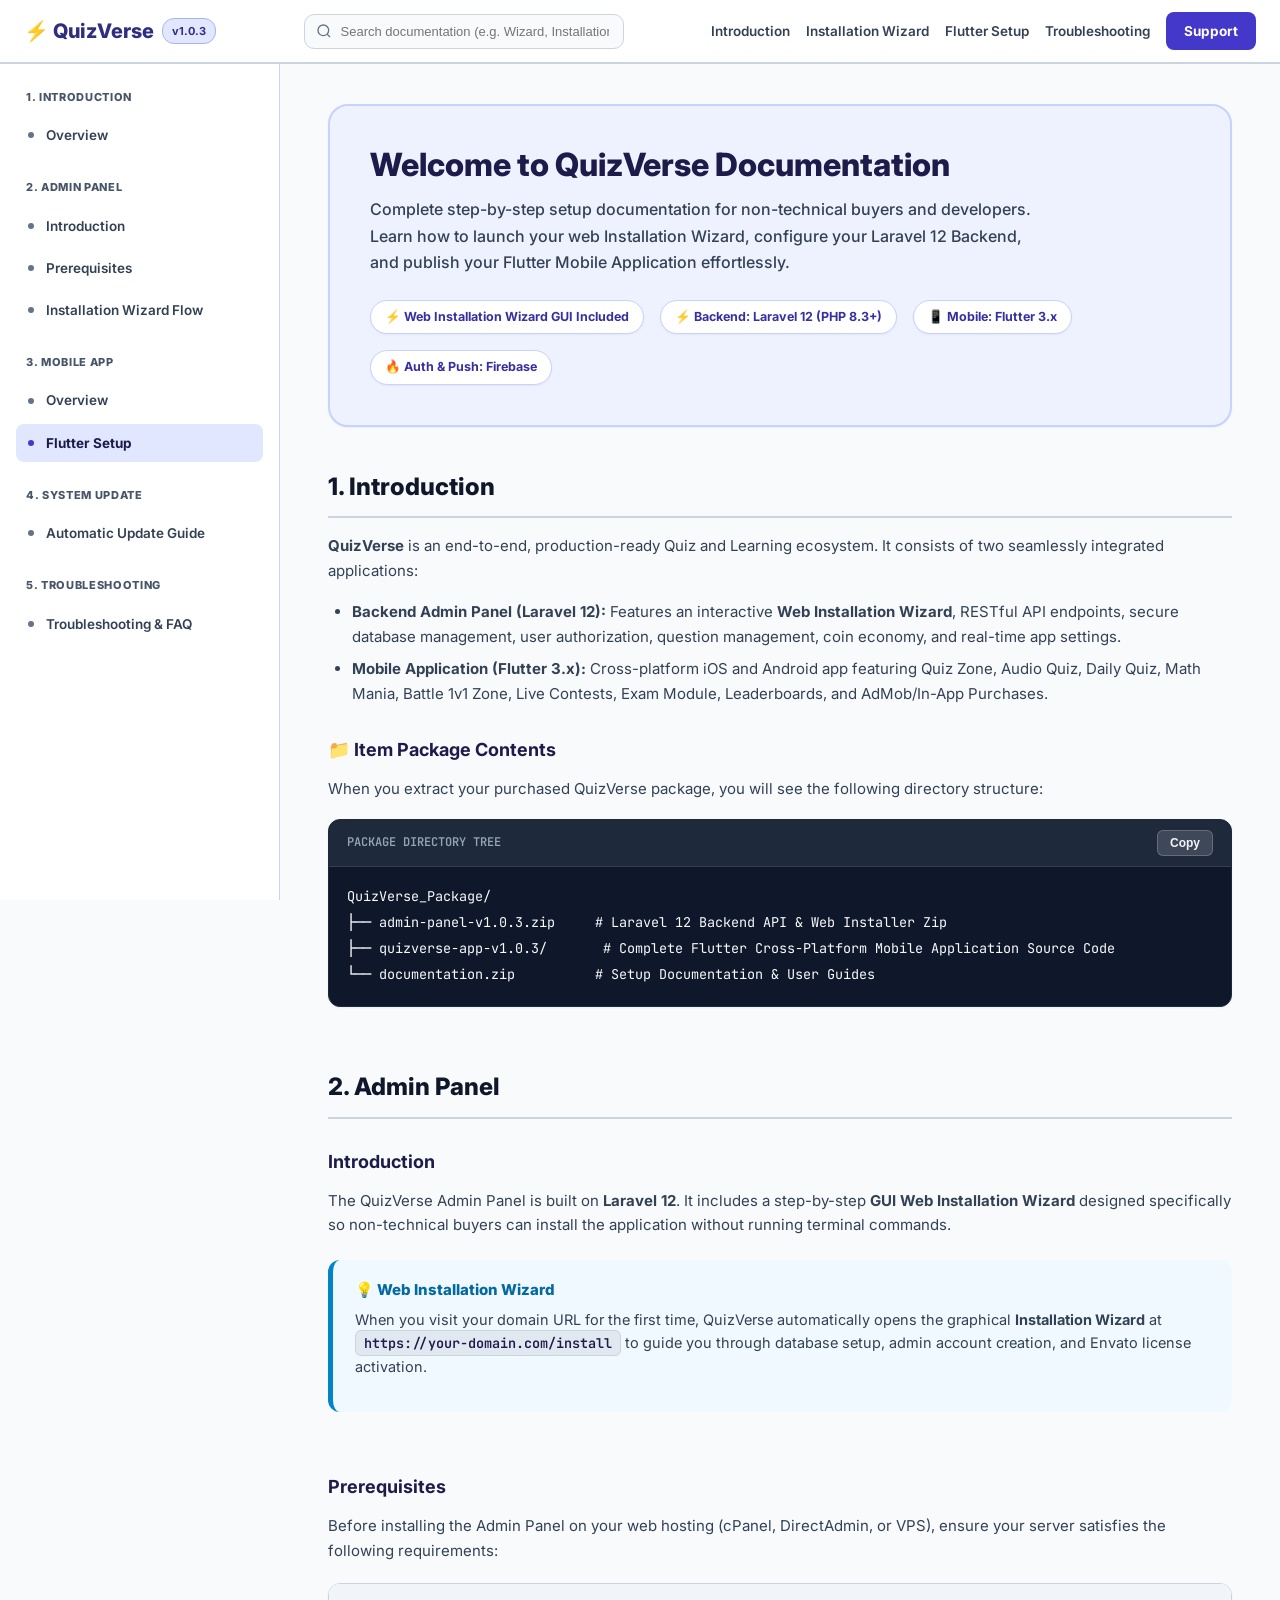
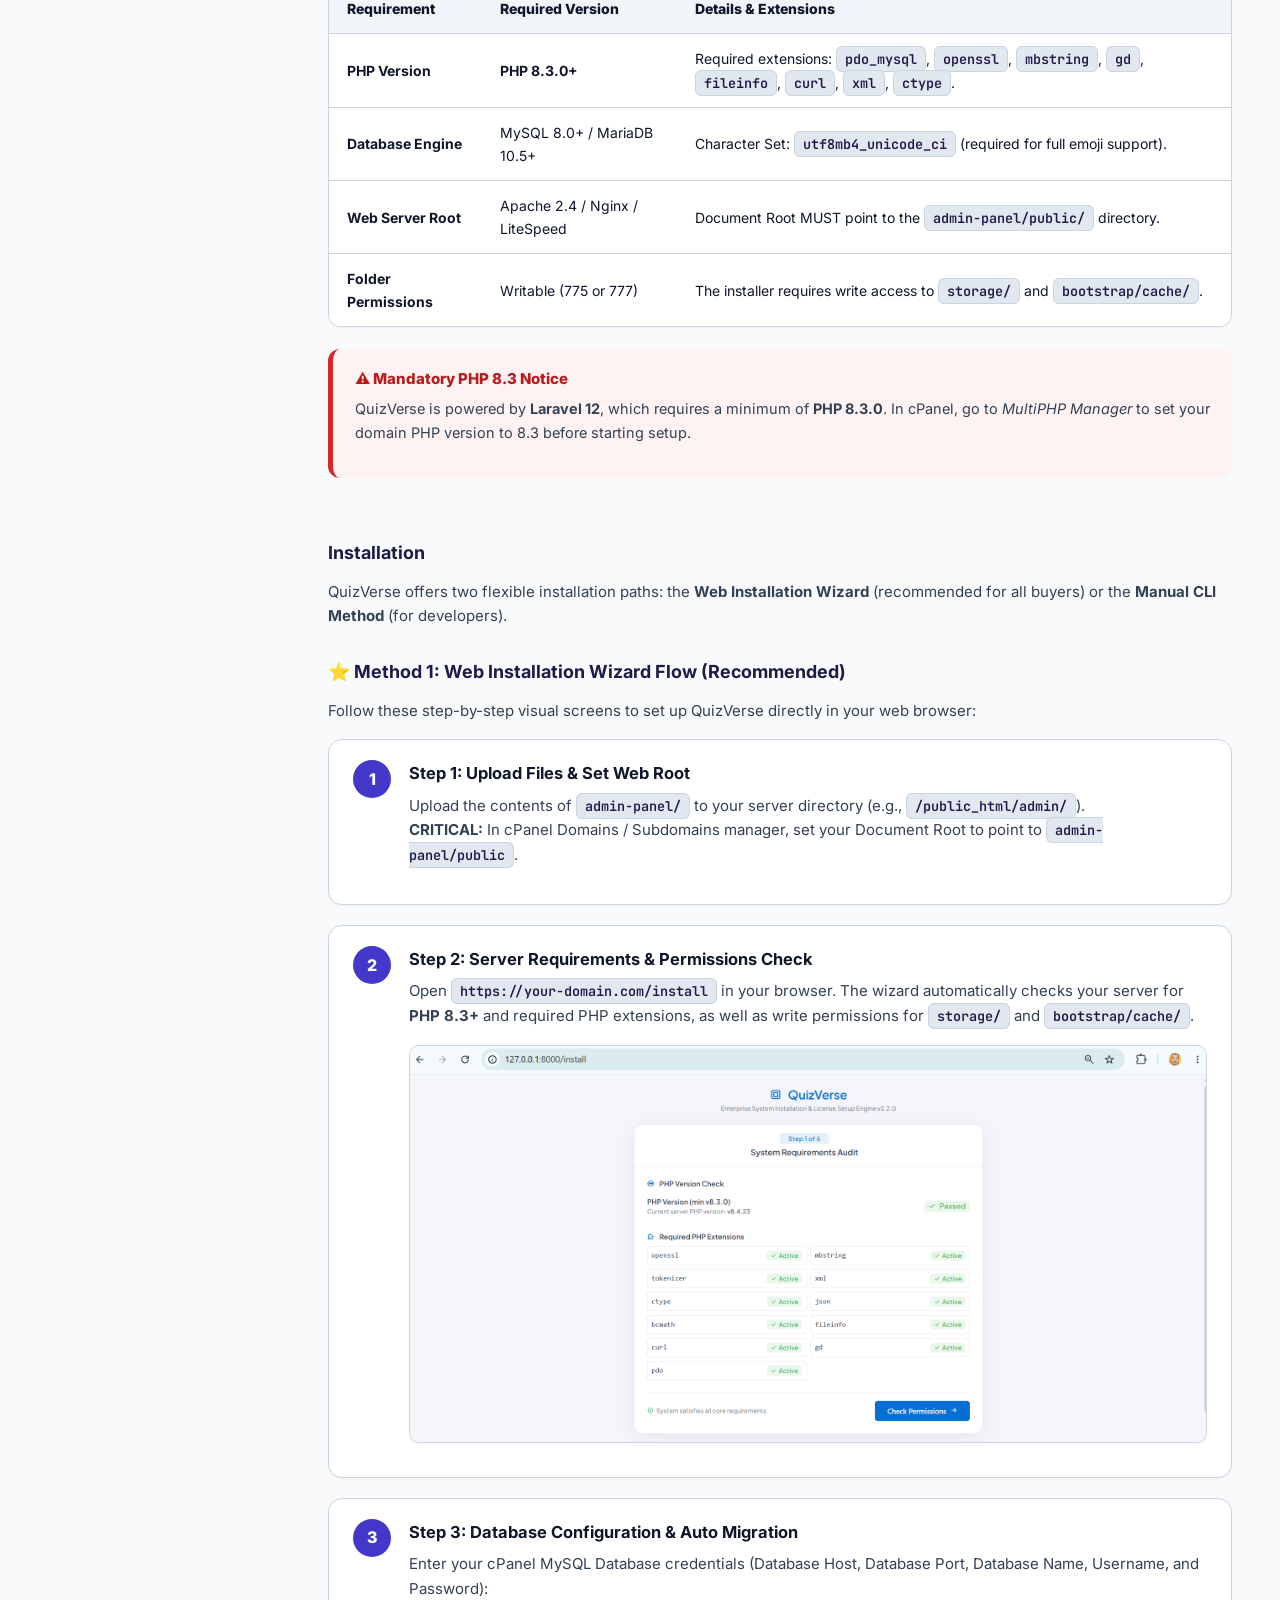
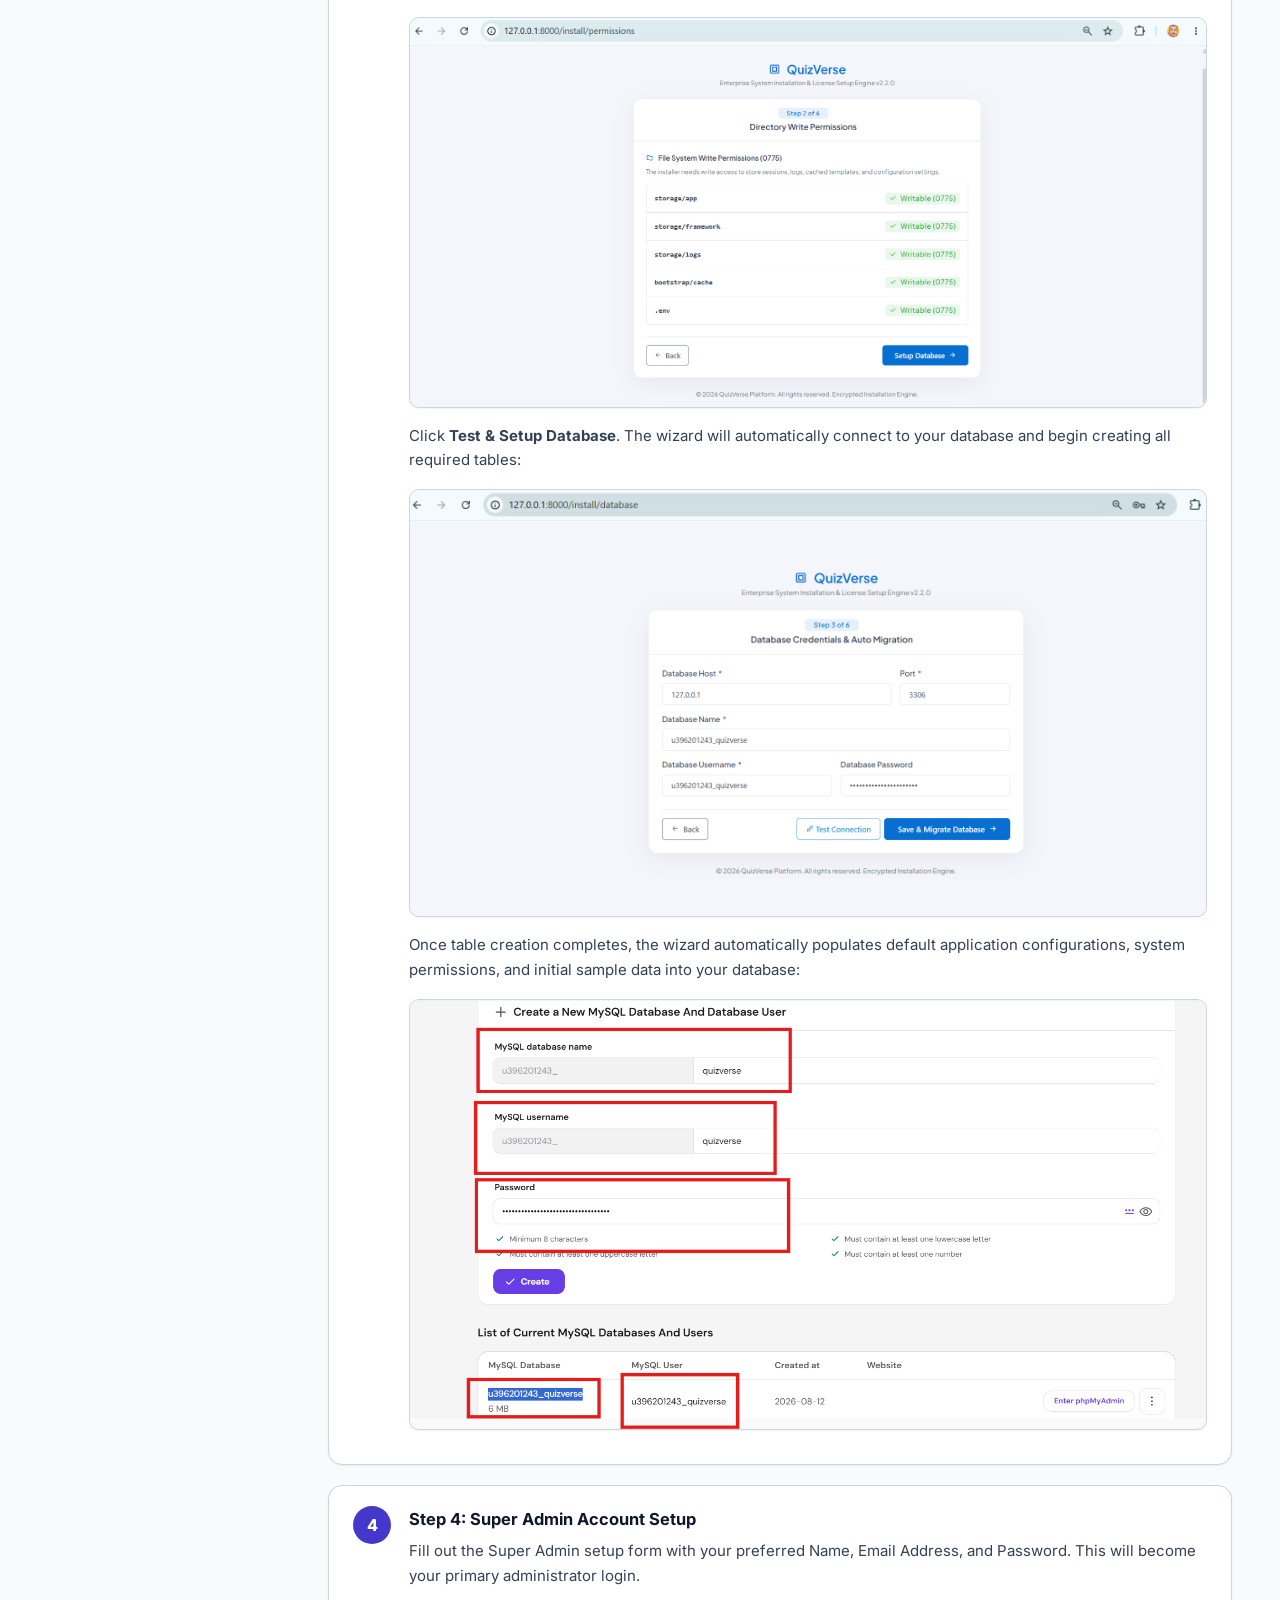
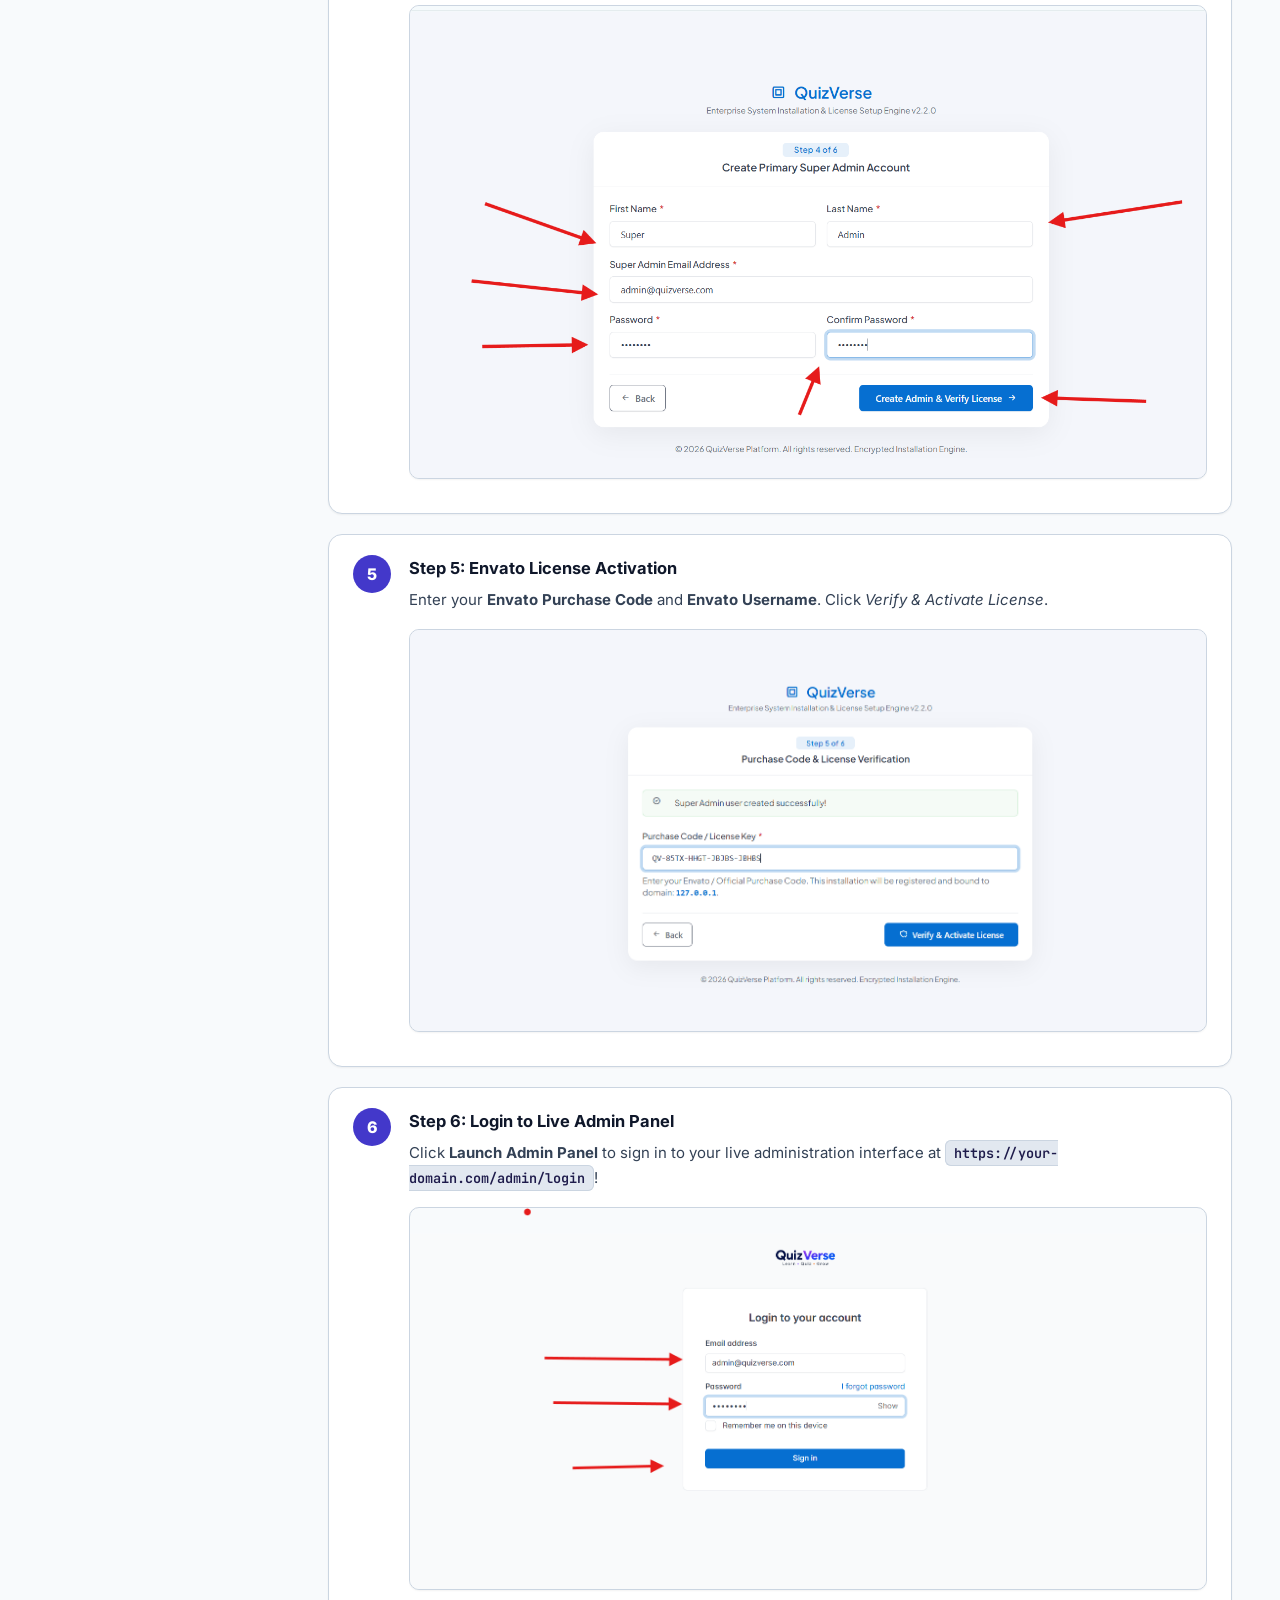
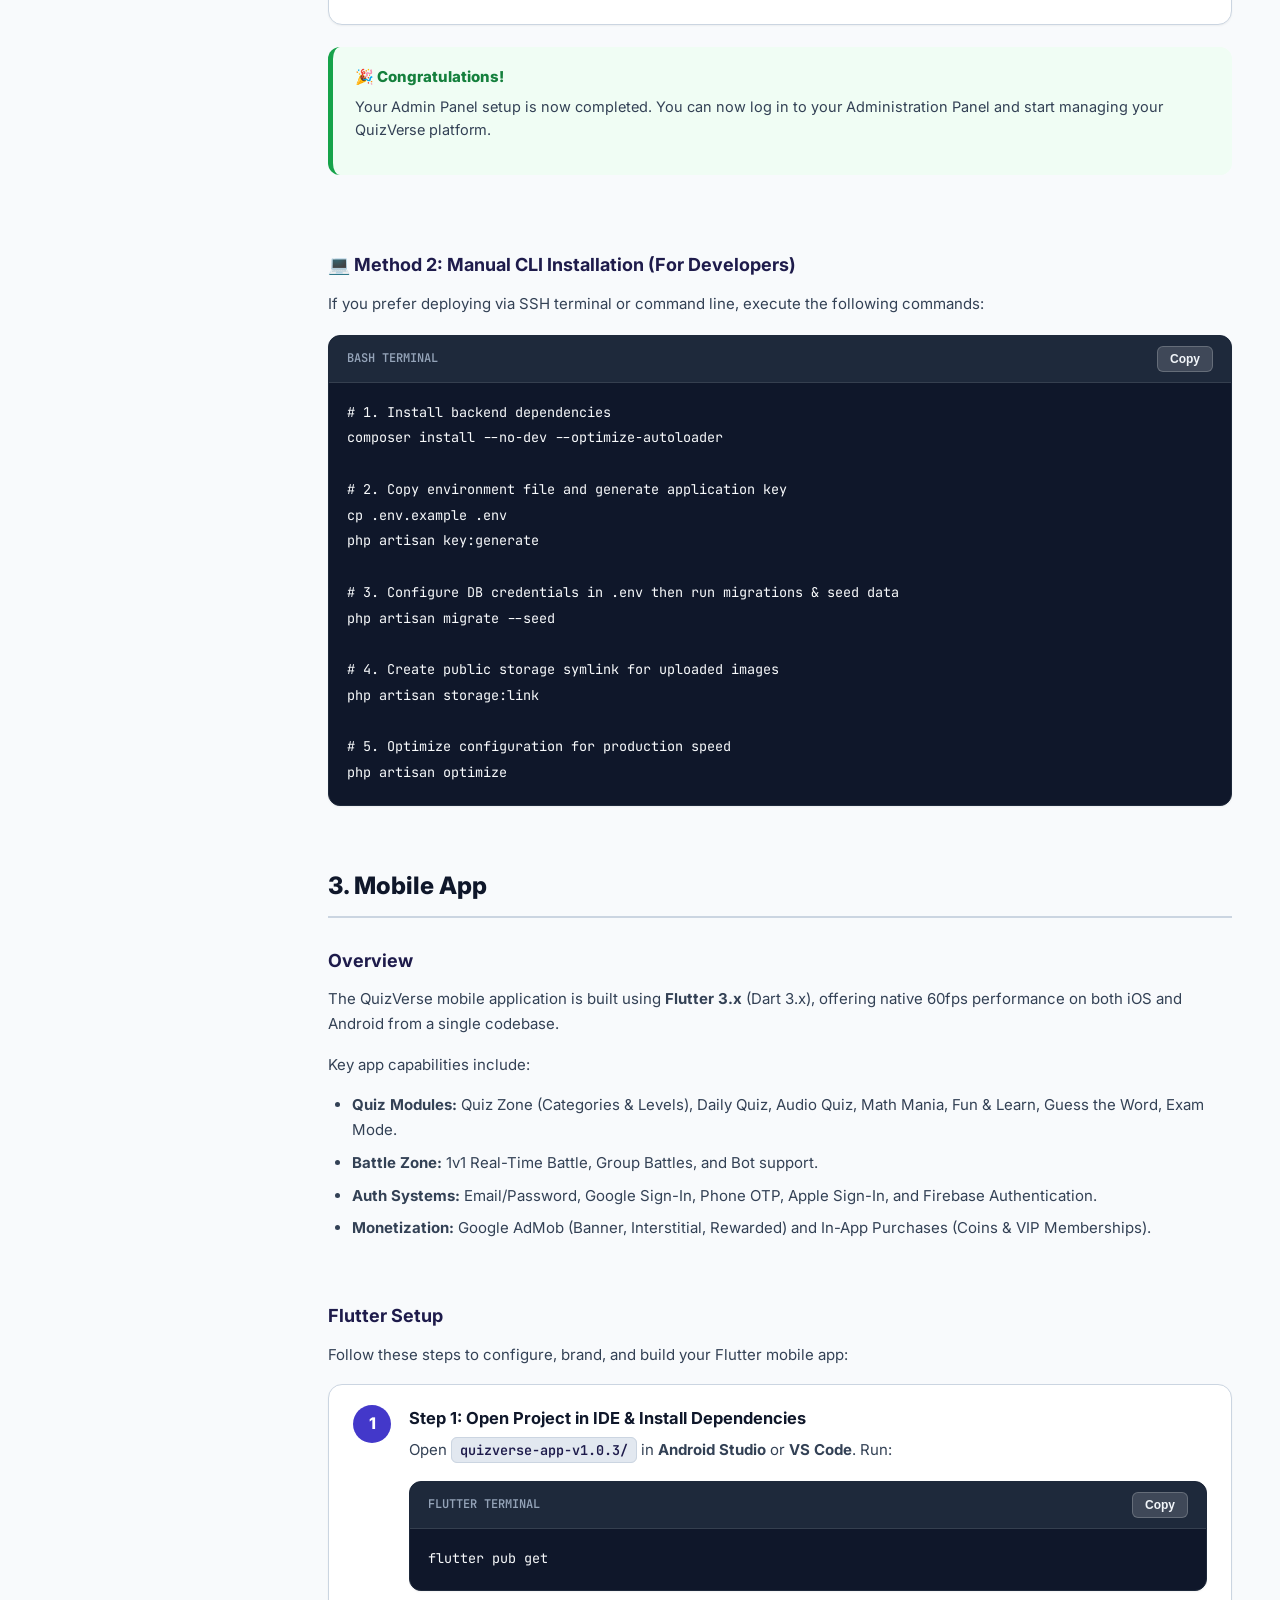
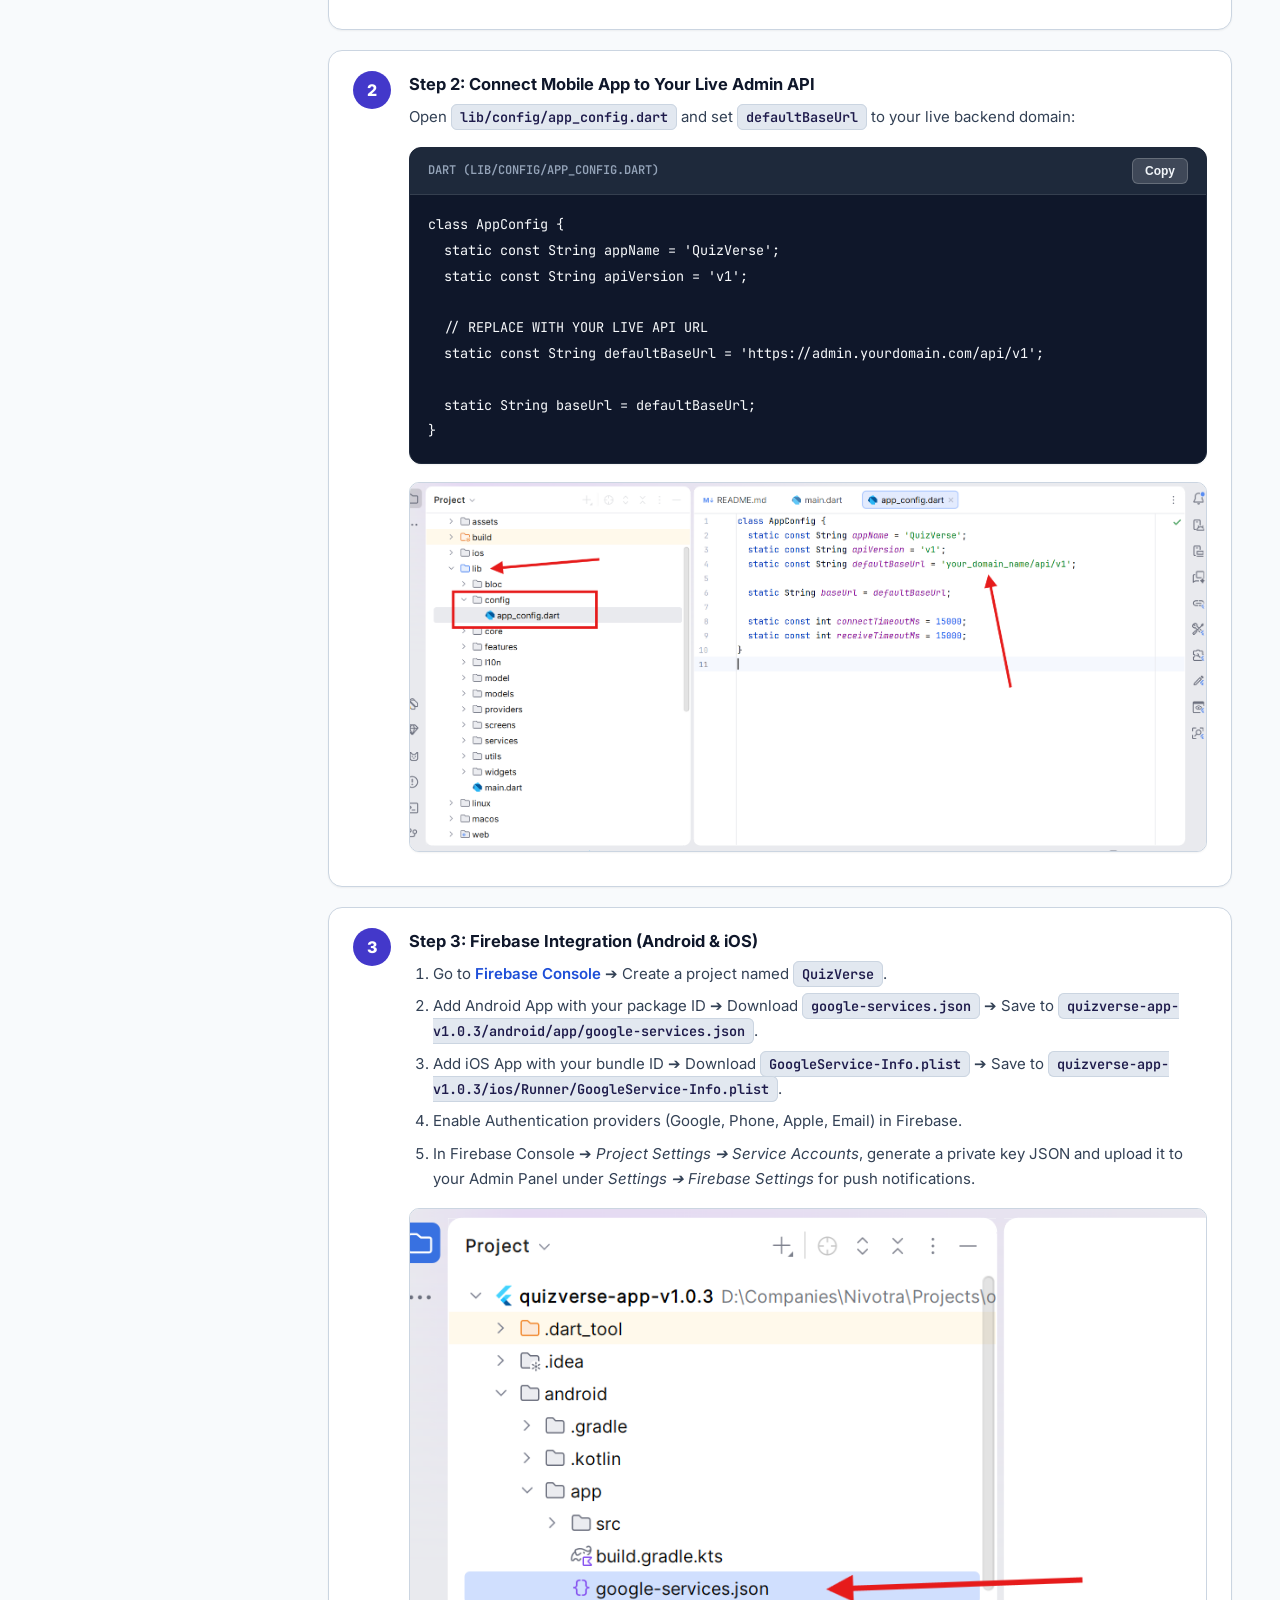
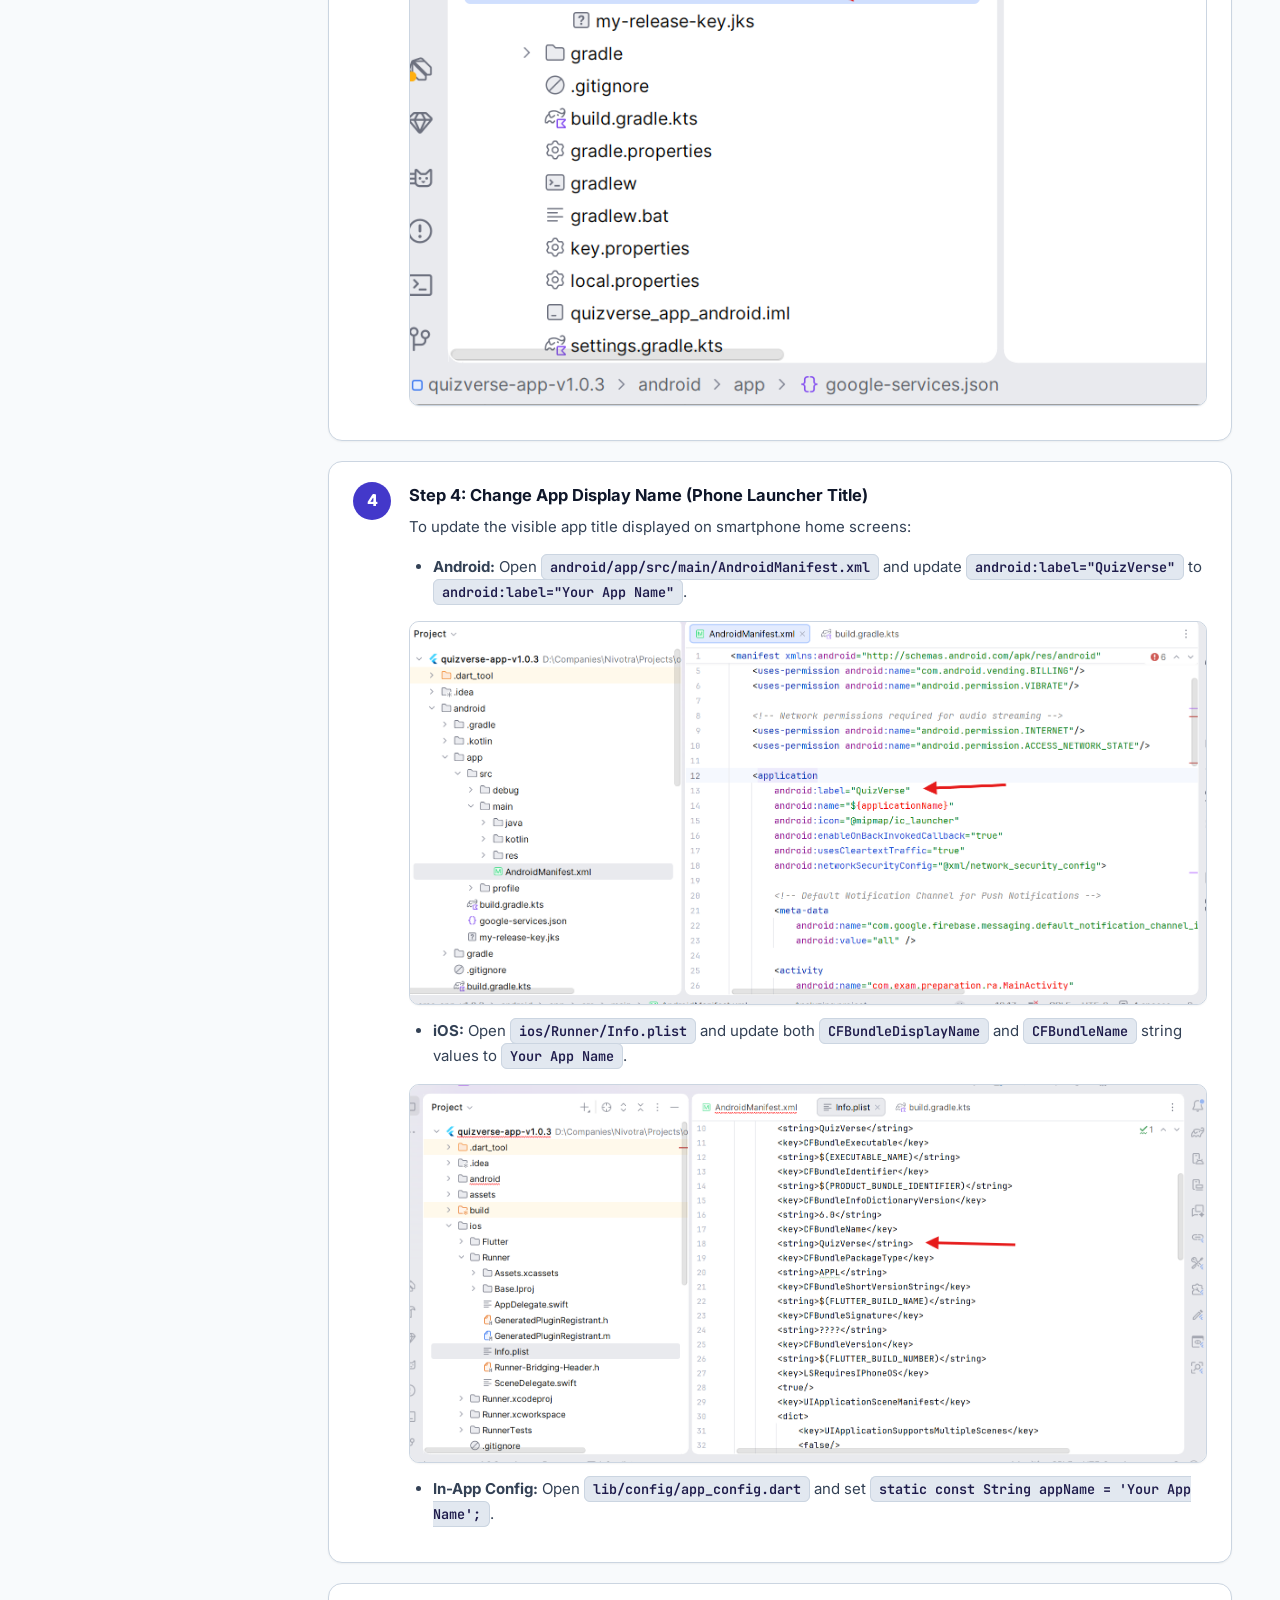
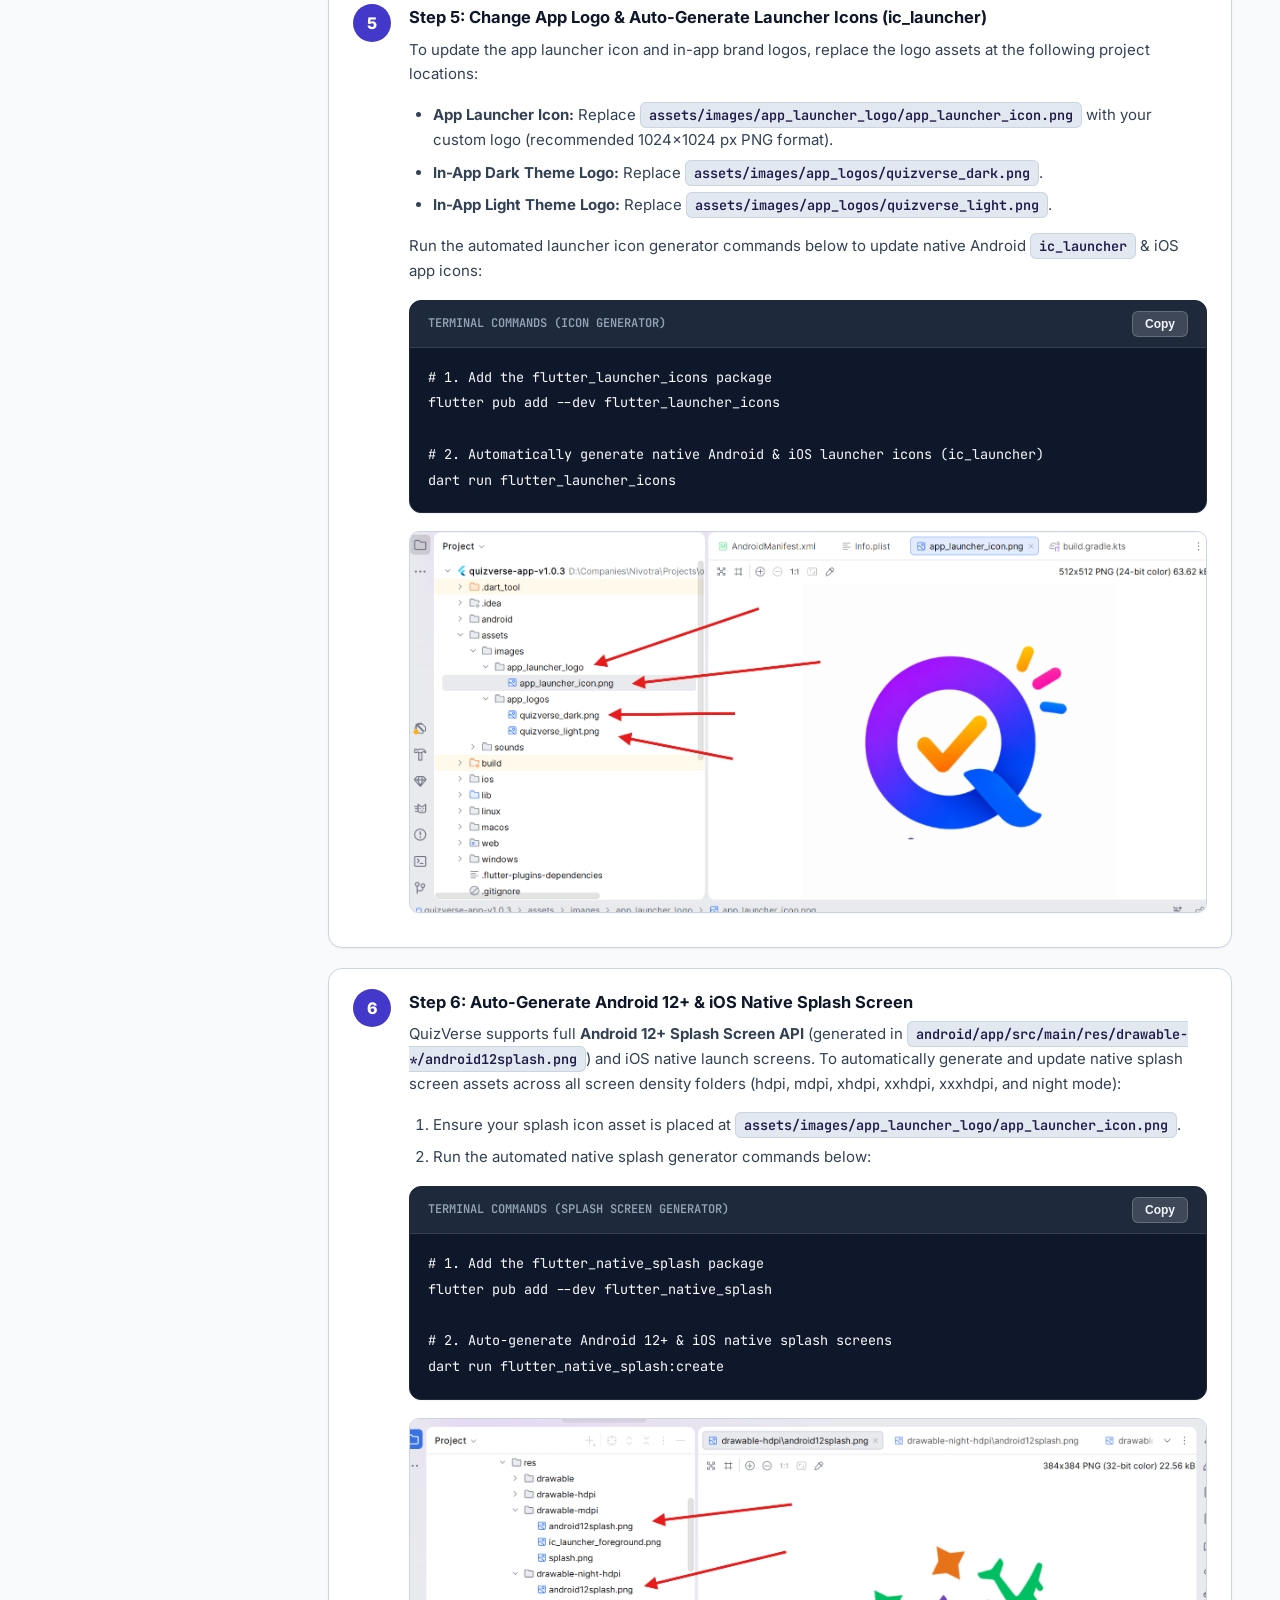
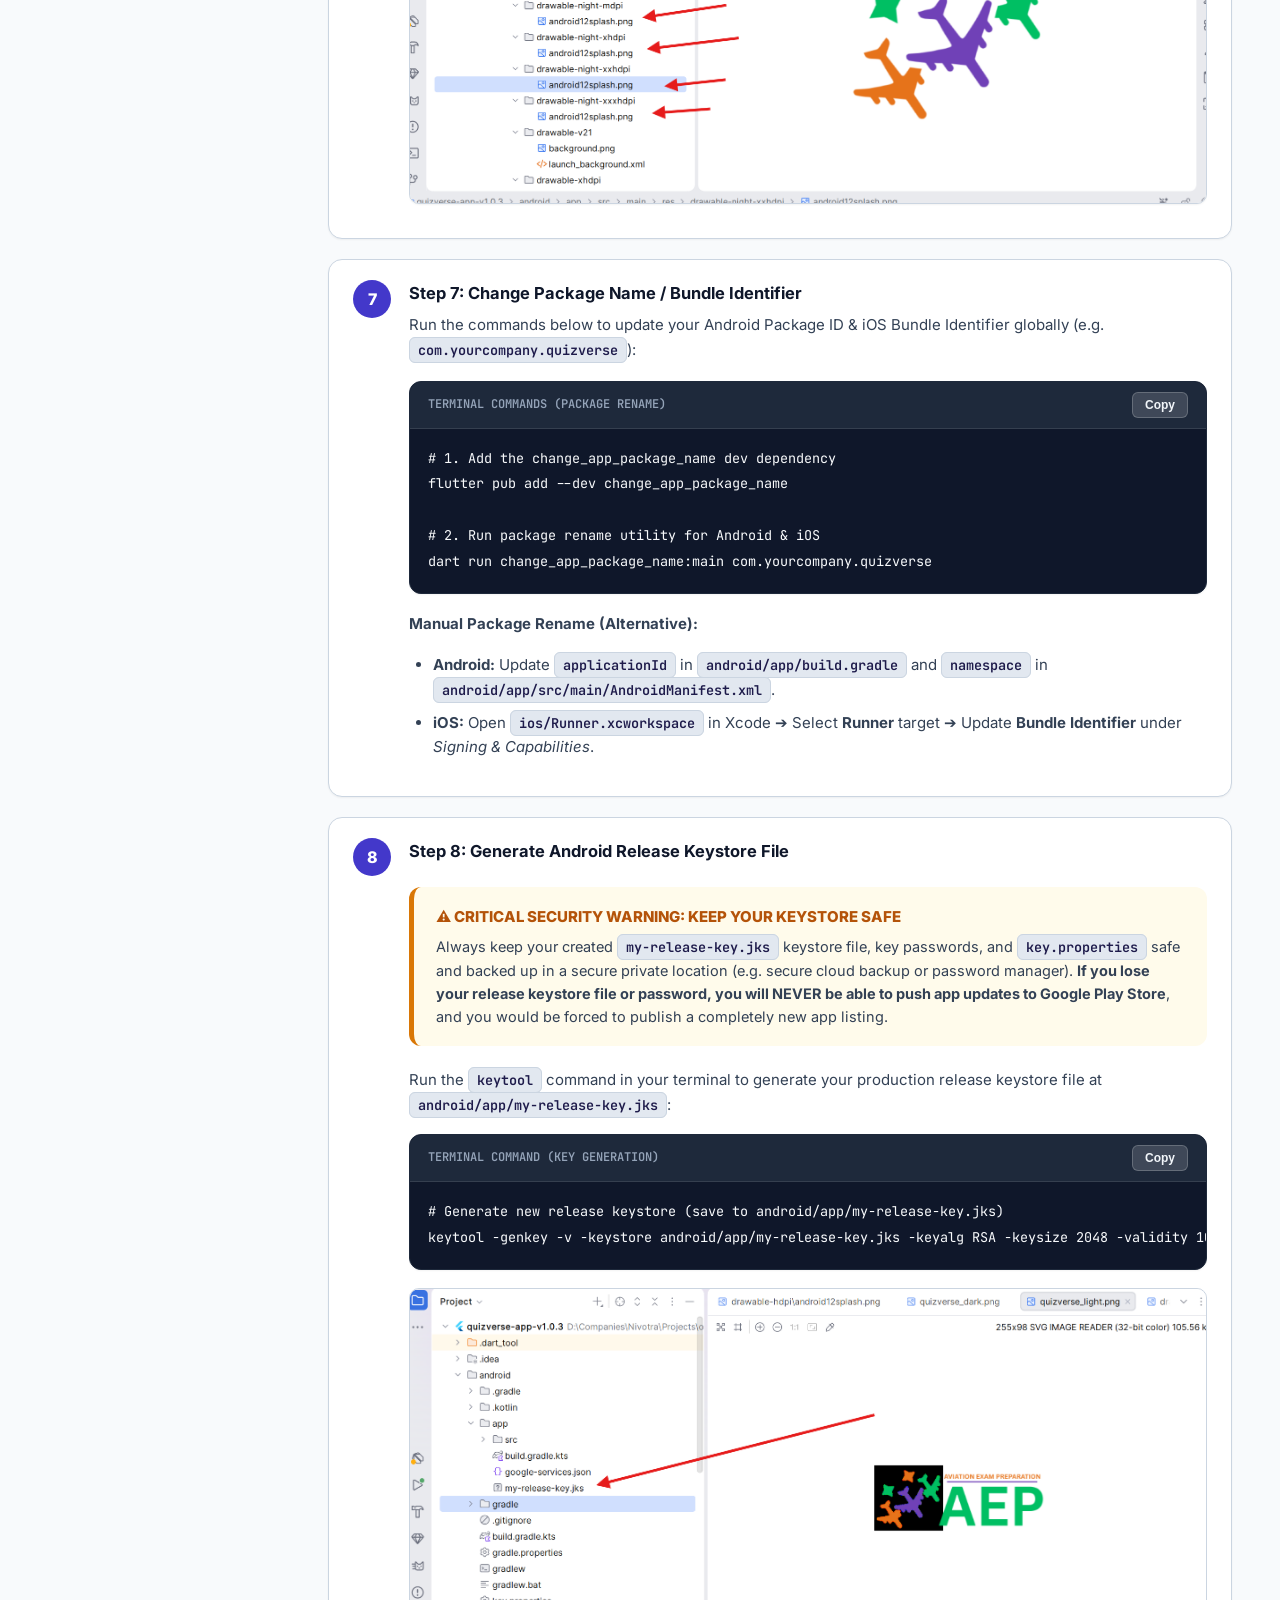
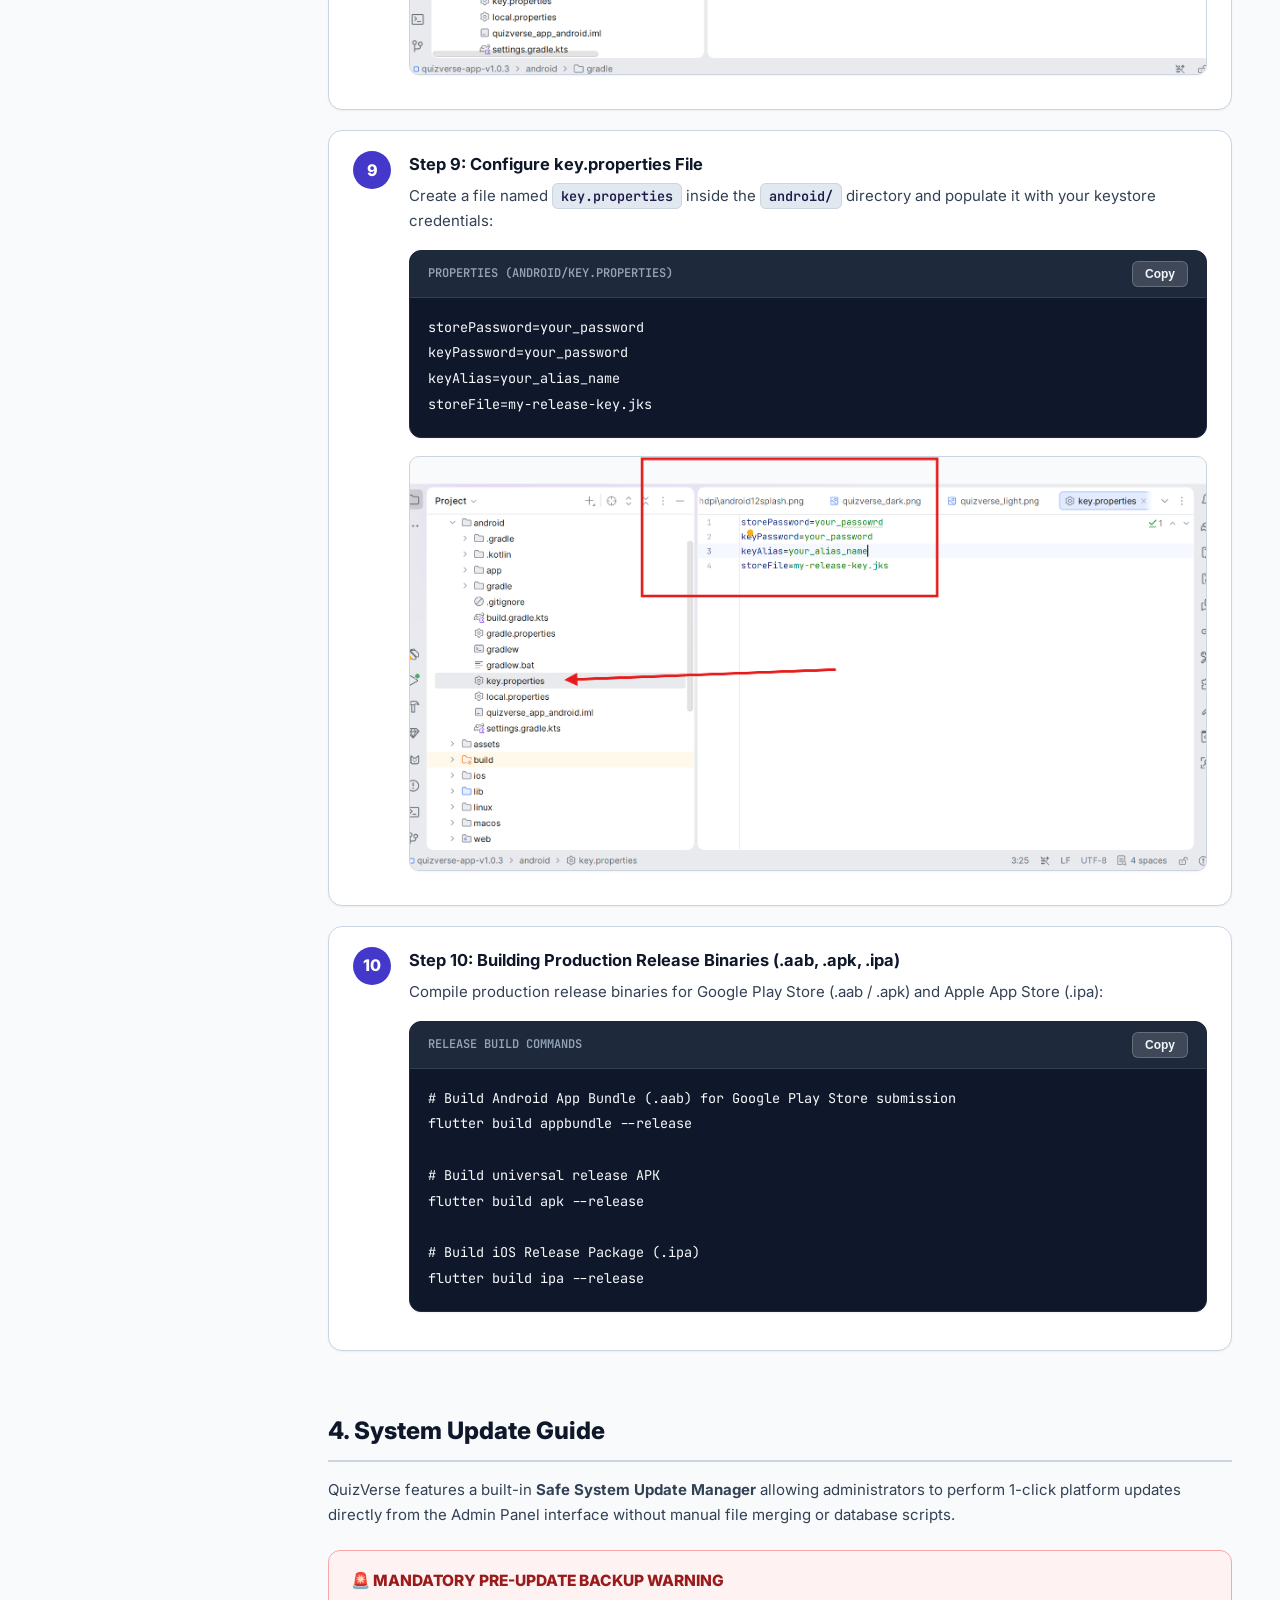
<file: docs/index.html>
<!DOCTYPE html>
<html lang="en">
<head>
  <meta charset="UTF-8">
  <meta name="viewport" content="width=device-width, initial-scale=1.0">
  <title>QuizVerse Documentation — Buyer Setup Guide</title>
  
  <!-- Google Fonts -->
  <link rel="preconnect" href="https://fonts.googleapis.com">
  <link rel="preconnect" href="https://fonts.gstatic.com" crossorigin>
  <link href="https://fonts.googleapis.com/css2?family=Inter:wght@400;500;600;700;800&family=JetBrains+Mono:wght@400;500;600&display=swap" rel="stylesheet">
  
  <!-- Direct Relative Stylesheet Import -->
  <link rel="stylesheet" href="css/style.css">
</head>
<body>

  <!-- Top Header Navigation -->
  <header class="top-header">
    <div class="brand-wrapper">
      <button class="mobile-menu-btn" id="mobileMenuBtn" aria-label="Toggle navigation menu">
        <svg width="22" height="22" viewBox="0 0 24 24" fill="none" stroke="currentColor" stroke-width="2"><path d="M3 12h18M3 6h18M3 18h18"/></svg>
      </button>
      <a href="#intro-overview" class="brand-title">
        <span>⚡ QuizVerse</span>
        <span class="version-tag">v1.0.3</span>
      </a>
    </div>

    <!-- Live Search -->
    <div class="search-container">
      <svg class="search-icon" width="16" height="16" viewBox="0 0 24 24" fill="none" stroke="currentColor" stroke-width="2"><circle cx="11" cy="11" r="8"/><path d="m21 21-4.35-4.35"/></svg>
      <input type="text" class="search-input" id="docSearchInput" placeholder="Search documentation (e.g. Wizard, Installation, Flutter)...">
    </div>

    <!-- Quick Navigation Links -->
    <nav class="header-links">
      <a href="#intro-overview" class="header-link">Introduction</a>
      <a href="#admin-installation" class="header-link">Installation Wizard</a>
      <a href="#mobile-flutter-setup" class="header-link">Flutter Setup</a>
      <a href="#troubleshooting" class="header-link">Troubleshooting</a>
      <a href="#support" class="btn-primary">Support</a>
    </nav>
  </header>

  <!-- Mobile Drawer Backdrop -->
  <div class="drawer-backdrop" id="drawerBackdrop"></div>

  <!-- Layout Container -->
  <div class="layout-container">
    
    <!-- Left Sidebar Navigation -->
    <aside class="sidebar" id="sidebar">
      <!-- 1. Introduction -->
      <div class="nav-group">
        <div class="nav-group-title">1. Introduction</div>
        <a href="#intro-overview" class="nav-item active"><span class="nav-bullet"></span>Overview</a>
      </div>

      <!-- 2. Admin Panel -->
      <div class="nav-group">
        <div class="nav-group-title">2. Admin Panel</div>
        <a href="#admin-intro" class="nav-item"><span class="nav-bullet"></span>Introduction</a>
        <a href="#admin-prerequisites" class="nav-item"><span class="nav-bullet"></span>Prerequisites</a>
        <a href="#admin-installation" class="nav-item"><span class="nav-bullet"></span>Installation Wizard Flow</a>
      </div>

      <!-- 3. Mobile App -->
      <div class="nav-group">
        <div class="nav-group-title">3. Mobile App</div>
        <a href="#mobile-overview" class="nav-item"><span class="nav-bullet"></span>Overview</a>
        <a href="#mobile-flutter-setup" class="nav-item"><span class="nav-bullet"></span>Flutter Setup</a>
      </div>

      <!-- 4. System Update -->
      <div class="nav-group">
        <div class="nav-group-title">4. System Update</div>
        <a href="#system-update" class="nav-item"><span class="nav-bullet"></span>Automatic Update Guide</a>
      </div>

      <!-- 5. Troubleshooting -->
      <div class="nav-group">
        <div class="nav-group-title">5. Troubleshooting</div>
        <a href="#troubleshooting" class="nav-item"><span class="nav-bullet"></span>Troubleshooting & FAQ</a>
      </div>
    </aside>

    <!-- Main Content Area -->
    <main class="main-content">
      
      <!-- 1. INTRODUCTION -->
      <section class="doc-section" id="intro-overview">
        <div class="hero-banner">
          <h1>Welcome to QuizVerse Documentation</h1>
          <p>Complete step-by-step setup documentation for non-technical buyers and developers. Learn how to launch your web Installation Wizard, configure your Laravel 12 Backend, and publish your Flutter Mobile Application effortlessly.</p>
          <div class="quick-stats">
            <div class="stat-chip">⚡ Web Installation Wizard GUI Included</div>
            <div class="stat-chip">⚡ Backend: Laravel 12 (PHP 8.3+)</div>
            <div class="stat-chip">📱 Mobile: Flutter 3.x</div>
            <div class="stat-chip">🔥 Auth & Push: Firebase</div>
          </div>
        </div>

        <h2>1. Introduction</h2>
        <p><strong>QuizVerse</strong> is an end-to-end, production-ready Quiz and Learning ecosystem. It consists of two seamlessly integrated applications:</p>
        <ul>
          <li><strong>Backend Admin Panel (Laravel 12):</strong> Features an interactive <strong>Web Installation Wizard</strong>, RESTful API endpoints, secure database management, user authorization, question management, coin economy, and real-time app settings.</li>
          <li><strong>Mobile Application (Flutter 3.x):</strong> Cross-platform iOS and Android app featuring Quiz Zone, Audio Quiz, Daily Quiz, Math Mania, Battle 1v1 Zone, Live Contests, Exam Module, Leaderboards, and AdMob/In-App Purchases.</li>
        </ul>

        <h3>📁 Item Package Contents</h3>
        <p>When you extract your purchased QuizVerse package, you will see the following directory structure:</p>
        
        <div class="code-block-container">
          <div class="code-header">
            <span class="code-language">Package Directory Tree</span>
            <button class="copy-btn">Copy</button>
          </div>
          <pre><code>QuizVerse_Package/
├── admin-panel-v1.0.3.zip     # Laravel 12 Backend API &amp; Web Installer Zip
├── quizverse-app-v1.0.3/       # Complete Flutter Cross-Platform Mobile Application Source Code
└── documentation.zip          # Setup Documentation &amp; User Guides</code></pre>
        </div>
      </section>

      <!-- 2. ADMIN PANEL -->
      <section class="doc-section" id="admin-intro">
        <h2>2. Admin Panel</h2>
        
        <h3>Introduction</h3>
        <p>The QuizVerse Admin Panel is built on <strong>Laravel 12</strong>. It includes a step-by-step <strong>GUI Web Installation Wizard</strong> designed specifically so non-technical buyers can install the application without running terminal commands.</p>

        <div class="callout callout-note">
          <div class="callout-title">💡 Web Installation Wizard</div>
          <p>When you visit your domain URL for the first time, QuizVerse automatically opens the graphical <strong>Installation Wizard</strong> at <code>https://your-domain.com/install</code> to guide you through database setup, admin account creation, and Envato license activation.</p>
        </div>
      </section>

      <section class="doc-section" id="admin-prerequisites">
        <h3>Prerequisites</h3>
        <p>Before installing the Admin Panel on your web hosting (cPanel, DirectAdmin, or VPS), ensure your server satisfies the following requirements:</p>

        <div class="table-wrapper">
          <table>
            <thead>
              <tr>
                <th>Requirement</th>
                <th>Required Version</th>
                <th>Details & Extensions</th>
              </tr>
            </thead>
            <tbody>
              <tr>
                <td><strong>PHP Version</strong></td>
                <td><strong>PHP 8.3.0+</strong></td>
                <td>Required extensions: <code>pdo_mysql</code>, <code>openssl</code>, <code>mbstring</code>, <code>gd</code>, <code>fileinfo</code>, <code>curl</code>, <code>xml</code>, <code>ctype</code>.</td>
              </tr>
              <tr>
                <td><strong>Database Engine</strong></td>
                <td>MySQL 8.0+ / MariaDB 10.5+</td>
                <td>Character Set: <code>utf8mb4_unicode_ci</code> (required for full emoji support).</td>
              </tr>
              <tr>
                <td><strong>Web Server Root</strong></td>
                <td>Apache 2.4 / Nginx / LiteSpeed</td>
                <td>Document Root MUST point to the <code>admin-panel/public/</code> directory.</td>
              </tr>
              <tr>
                <td><strong>Folder Permissions</strong></td>
                <td>Writable (775 or 777)</td>
                <td>The installer requires write access to <code>storage/</code> and <code>bootstrap/cache/</code>.</td>
              </tr>
            </tbody>
          </table>
        </div>

        <div class="callout callout-important">
          <div class="callout-title">⚠️ Mandatory PHP 8.3 Notice</div>
          <p>QuizVerse is powered by <strong>Laravel 12</strong>, which requires a minimum of <strong>PHP 8.3.0</strong>. In cPanel, go to <em>MultiPHP Manager</em> to set your domain PHP version to 8.3 before starting setup.</p>
        </div>
      </section>

      <section class="doc-section" id="admin-installation">
        <h3>Installation</h3>
        <p>QuizVerse offers two flexible installation paths: the <strong>Web Installation Wizard</strong> (recommended for all buyers) or the <strong>Manual CLI Method</strong> (for developers).</p>

        <h3>⭐ Method 1: Web Installation Wizard Flow (Recommended)</h3>
        <p>Follow these step-by-step visual screens to set up QuizVerse directly in your web browser:</p>

        <div class="step-card">
          <div class="step-number">1</div>
          <div class="step-body">
            <div class="step-title">Step 1: Upload Files & Set Web Root</div>
            <p>Upload the contents of <code>admin-panel/</code> to your server directory (e.g., <code>/public_html/admin/</code>). <br><strong>CRITICAL:</strong> In cPanel Domains / Subdomains manager, set your Document Root to point to <code>admin-panel/public</code>.</p>
          </div>
        </div>

        <div class="step-card">
          <div class="step-number">2</div>
          <div class="step-body">
            <div class="step-title">Step 2: Server Requirements & Permissions Check</div>
            <p>Open <code>https://your-domain.com/install</code> in your browser. The wizard automatically checks your server for <strong>PHP 8.3+</strong> and required PHP extensions, as well as write permissions for <code>storage/</code> and <code>bootstrap/cache/</code>.</p>
            
            <div class="step-image-container">
              <img src="assets/admin%20panel/step-1.png" alt="QuizVerse Web Installer Step 1 - Server Requirements & Permissions" class="doc-screenshot">
            </div>
          </div>
        </div>

        <div class="step-card">
          <div class="step-number">3</div>
          <div class="step-body">
            <div class="step-title">Step 3: Database Configuration & Auto Migration</div>
            <p>Enter your cPanel MySQL Database credentials (Database Host, Database Port, Database Name, Username, and Password):</p>
            
            <div class="step-image-container">
              <img src="assets/admin%20panel/step-2.png" alt="QuizVerse Web Installer Step 2 - Database Configuration" class="doc-screenshot">
            </div>

            <p style="margin-top: 16px;">Click <strong>Test & Setup Database</strong>. The wizard will automatically connect to your database and begin creating all required tables:</p>
            
            <div class="step-image-container">
              <img src="assets/admin%20panel/step-3.png" alt="QuizVerse Web Installer Step 3 - Running Migrations" class="doc-screenshot">
            </div>

            <p style="margin-top: 16px;">Once table creation completes, the wizard automatically populates default application configurations, system permissions, and initial sample data into your database:</p>
            
            <div class="step-image-container">
              <img src="assets/admin%20panel/step-3a.png" alt="QuizVerse Web Installer Step 3a - Seed Data Migration Completed" class="doc-screenshot">
            </div>
          </div>
        </div>

        <div class="step-card">
          <div class="step-number">4</div>
          <div class="step-body">
            <div class="step-title">Step 4: Super Admin Account Setup</div>
            <p>Fill out the Super Admin setup form with your preferred Name, Email Address, and Password. This will become your primary administrator login.</p>
            
            <div class="step-image-container">
              <img src="assets/admin%20panel/step-4.png" alt="QuizVerse Web Installer Step 4 - Super Admin Account Setup" class="doc-screenshot">
            </div>
          </div>
        </div>

        <div class="step-card">
          <div class="step-number">5</div>
          <div class="step-body">
            <div class="step-title">Step 5: Envato License Activation</div>
            <p>Enter your <strong>Envato Purchase Code</strong> and <strong>Envato Username</strong>. Click <em>Verify & Activate License</em>.</p>
            
            <div class="step-image-container">
              <img src="assets/admin%20panel/step-5.png" alt="QuizVerse Web Installer Step 5 - Envato License Activation" class="doc-screenshot">
            </div>
          </div>
        </div>

        <div class="step-card">
          <div class="step-number">6</div>
          <div class="step-body">
            <div class="step-title">Step 6: Login to Live Admin Panel</div>
            <p>Click <strong>Launch Admin Panel</strong> to sign in to your live administration interface at <code>https://your-domain.com/admin/login</code>!</p>
            
            <div class="step-image-container">
              <img src="assets/admin%20panel/login.png" alt="QuizVerse Admin Panel Login Interface" class="doc-screenshot">
            </div>
          </div>
        </div>

        <div class="callout callout-tip">
          <div class="callout-title">🎉 Congratulations!</div>
          <p>Your Admin Panel setup is now completed. You can now log in to your Administration Panel and start managing your QuizVerse platform.</p>
        </div>

        <br>
        <h3>💻 Method 2: Manual CLI Installation (For Developers)</h3>
        <p>If you prefer deploying via SSH terminal or command line, execute the following commands:</p>

        <div class="code-block-container">
          <div class="code-header">
            <span class="code-language">Bash Terminal</span>
            <button class="copy-btn">Copy</button>
          </div>
          <pre><code># 1. Install backend dependencies
composer install --no-dev --optimize-autoloader

# 2. Copy environment file and generate application key
cp .env.example .env
php artisan key:generate

# 3. Configure DB credentials in .env then run migrations & seed data
php artisan migrate --seed

# 4. Create public storage symlink for uploaded images
php artisan storage:link

# 5. Optimize configuration for production speed
php artisan optimize</code></pre>
        </div>
      </section>

      <!-- 3. MOBILE APP -->
      <section class="doc-section" id="mobile-overview">
        <h2>3. Mobile App</h2>
        
        <h3>Overview</h3>
        <p>The QuizVerse mobile application is built using <strong>Flutter 3.x</strong> (Dart 3.x), offering native 60fps performance on both iOS and Android from a single codebase.</p>

        <p>Key app capabilities include:</p>
        <ul>
          <li><strong>Quiz Modules:</strong> Quiz Zone (Categories & Levels), Daily Quiz, Audio Quiz, Math Mania, Fun & Learn, Guess the Word, Exam Mode.</li>
          <li><strong>Battle Zone:</strong> 1v1 Real-Time Battle, Group Battles, and Bot support.</li>
          <li><strong>Auth Systems:</strong> Email/Password, Google Sign-In, Phone OTP, Apple Sign-In, and Firebase Authentication.</li>
          <li><strong>Monetization:</strong> Google AdMob (Banner, Interstitial, Rewarded) and In-App Purchases (Coins & VIP Memberships).</li>
        </ul>
      </section>

      <section class="doc-section" id="mobile-flutter-setup">
        <h3>Flutter Setup</h3>
        <p>Follow these steps to configure, brand, and build your Flutter mobile app:</p>

        <div class="step-card">
          <div class="step-number">1</div>
          <div class="step-body">
            <div class="step-title">Step 1: Open Project in IDE & Install Dependencies</div>
            <p>Open <code>quizverse-app-v1.0.3/</code> in <strong>Android Studio</strong> or <strong>VS Code</strong>. Run:</p>
            <div class="code-block-container">
              <div class="code-header">
                <span class="code-language">Flutter Terminal</span>
                <button class="copy-btn">Copy</button>
              </div>
              <pre><code>flutter pub get</code></pre>
            </div>
          </div>
        </div>

        <div class="step-card">
          <div class="step-number">2</div>
          <div class="step-body">
            <div class="step-title">Step 2: Connect Mobile App to Your Live Admin API</div>
            <p>Open <code>lib/config/app_config.dart</code> and set <code>defaultBaseUrl</code> to your live backend domain:</p>
            <div class="code-block-container">
              <div class="code-header">
                <span class="code-language">Dart (lib/config/app_config.dart)</span>
                <button class="copy-btn">Copy</button>
              </div>
              <pre><code>class AppConfig {
  static const String appName = 'QuizVerse';
  static const String apiVersion = 'v1';
  
  // REPLACE WITH YOUR LIVE API URL
  static const String defaultBaseUrl = 'https://admin.yourdomain.com/api/v1';

  static String baseUrl = defaultBaseUrl;
}</code></pre>
            </div>
            <div class="step-image-container">
              <img src="assets/mobile/app%20configuration/app-config.png" alt="QuizVerse Mobile App - App Config API URL setup" class="doc-screenshot">
            </div>
          </div>
        </div>

        <div class="step-card">
          <div class="step-number">3</div>
          <div class="step-body">
            <div class="step-title">Step 3: Firebase Integration (Android &amp; iOS)</div>
            <ol>
              <li>Go to <a href="https://console.firebase.google.com/" target="_blank">Firebase Console</a> ➔ Create a project named <code>QuizVerse</code>.</li>
              <li>Add Android App with your package ID ➔ Download <code>google-services.json</code> ➔ Save to <code>quizverse-app-v1.0.3/android/app/google-services.json</code>.</li>
              <li>Add iOS App with your bundle ID ➔ Download <code>GoogleService-Info.plist</code> ➔ Save to <code>quizverse-app-v1.0.3/ios/Runner/GoogleService-Info.plist</code>.</li>
              <li>Enable Authentication providers (Google, Phone, Apple, Email) in Firebase.</li>
              <li>In Firebase Console ➔ <em>Project Settings ➔ Service Accounts</em>, generate a private key JSON and upload it to your Admin Panel under <em>Settings ➔ Firebase Settings</em> for push notifications.</li>
            </ol>
            <div class="step-image-container">
              <img src="assets/mobile/app%20configuration/mobile-google-service-json-place.png" alt="QuizVerse Mobile App - Firebase google-services.json Placement" class="doc-screenshot">
            </div>
          </div>
        </div>

        <div class="step-card">
          <div class="step-number">4</div>
          <div class="step-body">
            <div class="step-title">Step 4: Change App Display Name (Phone Launcher Title)</div>
            <p>To update the visible app title displayed on smartphone home screens:</p>
            <ul>
              <li><strong>Android:</strong> Open <code>android/app/src/main/AndroidManifest.xml</code> and update <code>android:label="QuizVerse"</code> to <code>android:label="Your App Name"</code>.</li>
            </ul>
            <div class="step-image-container">
              <img src="assets/mobile/app%20configuration/change-app-name-android-manifest.png" alt="Change Android App Name in AndroidManifest.xml" class="doc-screenshot">
            </div>

            <ul>
              <li><strong>iOS:</strong> Open <code>ios/Runner/Info.plist</code> and update both <code>CFBundleDisplayName</code> and <code>CFBundleName</code> string values to <code>Your App Name</code>.</li>
            </ul>
            <div class="step-image-container">
              <img src="assets/mobile/app%20configuration/change-app-name-runner-info.plist.png" alt="Change iOS App Name in Info.plist" class="doc-screenshot">
            </div>

            <ul>
              <li><strong>In-App Config:</strong> Open <code>lib/config/app_config.dart</code> and set <code>static const String appName = 'Your App Name';</code>.</li>
            </ul>
          </div>
        </div>

        <div class="step-card">
          <div class="step-number">5</div>
          <div class="step-body">
            <div class="step-title">Step 5: Change App Logo &amp; Auto-Generate Launcher Icons (ic_launcher)</div>
            <p>To update the app launcher icon and in-app brand logos, replace the logo assets at the following project locations:</p>
            <ul>
              <li><strong>App Launcher Icon:</strong> Replace <code>assets/images/app_launcher_logo/app_launcher_icon.png</code> with your custom logo (recommended 1024×1024 px PNG format).</li>
              <li><strong>In-App Dark Theme Logo:</strong> Replace <code>assets/images/app_logos/quizverse_dark.png</code>.</li>
              <li><strong>In-App Light Theme Logo:</strong> Replace <code>assets/images/app_logos/quizverse_light.png</code>.</li>
            </ul>
            <p style="margin-top: 10px;">Run the automated launcher icon generator commands below to update native Android <code>ic_launcher</code> &amp; iOS app icons:</p>
            
            <div class="code-block-container" style="margin-top: 10px;">
              <div class="code-header">
                <span class="code-language">Terminal Commands (Icon Generator)</span>
                <button class="copy-btn">Copy</button>
              </div>
              <pre><code># 1. Add the flutter_launcher_icons package
flutter pub add --dev flutter_launcher_icons

# 2. Automatically generate native Android &amp; iOS launcher icons (ic_launcher)
dart run flutter_launcher_icons</code></pre>
            </div>
            <div class="step-image-container">
              <img src="assets/mobile/app%20configuration/app-logo-change.png" alt="QuizVerse Mobile App Logo &amp; Icon Asset Replacement" class="doc-screenshot">
            </div>
          </div>
        </div>

        <div class="step-card">
          <div class="step-number">6</div>
          <div class="step-body">
            <div class="step-title">Step 6: Auto-Generate Android 12+ &amp; iOS Native Splash Screen</div>
            <p>QuizVerse supports full <strong>Android 12+ Splash Screen API</strong> (generated in <code>android/app/src/main/res/drawable-*/android12splash.png</code>) and iOS native launch screens. To automatically generate and update native splash screen assets across all screen density folders (hdpi, mdpi, xhdpi, xxhdpi, xxxhdpi, and night mode):</p>
            <ol>
              <li>Ensure your splash icon asset is placed at <code>assets/images/app_launcher_logo/app_launcher_icon.png</code>.</li>
              <li>Run the automated native splash generator commands below:</li>
            </ol>
            
            <div class="code-block-container" style="margin-top: 10px;">
              <div class="code-header">
                <span class="code-language">Terminal Commands (Splash Screen Generator)</span>
                <button class="copy-btn">Copy</button>
              </div>
              <pre><code># 1. Add the flutter_native_splash package
flutter pub add --dev flutter_native_splash

# 2. Auto-generate Android 12+ &amp; iOS native splash screens
dart run flutter_native_splash:create</code></pre>
            </div>
            <div class="step-image-container">
              <img src="assets/mobile/app%20configuration/android12splash.png" alt="QuizVerse Android 12+ Native Splash Screen Asset Locations (res/drawable-*/android12splash.png)" class="doc-screenshot">
            </div>
          </div>
        </div>

        <div class="step-card">
          <div class="step-number">7</div>
          <div class="step-body">
            <div class="step-title">Step 7: Change Package Name / Bundle Identifier</div>
            <p>Run the commands below to update your Android Package ID &amp; iOS Bundle Identifier globally (e.g. <code>com.yourcompany.quizverse</code>):</p>
            <div class="code-block-container">
              <div class="code-header">
                <span class="code-language">Terminal Commands (Package Rename)</span>
                <button class="copy-btn">Copy</button>
              </div>
              <pre><code># 1. Add the change_app_package_name dev dependency
flutter pub add --dev change_app_package_name

# 2. Run package rename utility for Android &amp; iOS
dart run change_app_package_name:main com.yourcompany.quizverse</code></pre>
            </div>

            <p style="margin-top: 12px;"><strong>Manual Package Rename (Alternative):</strong></p>
            <ul>
              <li><strong>Android:</strong> Update <code>applicationId</code> in <code>android/app/build.gradle</code> and <code>namespace</code> in <code>android/app/src/main/AndroidManifest.xml</code>.</li>
              <li><strong>iOS:</strong> Open <code>ios/Runner.xcworkspace</code> in Xcode ➔ Select <strong>Runner</strong> target ➔ Update <strong>Bundle Identifier</strong> under <em>Signing &amp; Capabilities</em>.</li>
            </ul>
          </div>
        </div>

        <div class="step-card">
          <div class="step-number">8</div>
          <div class="step-body">
            <div class="step-title">Step 8: Generate Android Release Keystore File</div>

            <div class="callout callout-warning">
              <div class="callout-title">⚠️ CRITICAL SECURITY WARNING: KEEP YOUR KEYSTORE SAFE</div>
              <p style="margin-top: 4px; margin-bottom: 0;">
                Always keep your created <code>my-release-key.jks</code> keystore file, key passwords, and <code>key.properties</code> safe and backed up in a secure private location (e.g. secure cloud backup or password manager). <strong>If you lose your release keystore file or password, you will NEVER be able to push app updates to Google Play Store</strong>, and you would be forced to publish a completely new app listing.
              </p>
            </div>

            <p style="margin-top: 12px;">Run the <code>keytool</code> command in your terminal to generate your production release keystore file at <code>android/app/my-release-key.jks</code>:</p>

            <div class="code-block-container" style="margin-top: 8px;">
              <div class="code-header">
                <span class="code-language">Terminal Command (Key Generation)</span>
                <button class="copy-btn">Copy</button>
              </div>
              <pre><code># Generate new release keystore (save to android/app/my-release-key.jks)
keytool -genkey -v -keystore android/app/my-release-key.jks -keyalg RSA -keysize 2048 -validity 10000 -alias upload</code></pre>
            </div>
            <div class="step-image-container">
              <img src="assets/mobile/app%20configuration/my-release-key-location.png" alt="QuizVerse Android Keystore Location (android/app/my-release-key.jks)" class="doc-screenshot">
            </div>
          </div>
        </div>

        <div class="step-card">
          <div class="step-number">9</div>
          <div class="step-body">
            <div class="step-title">Step 9: Configure key.properties File</div>
            <p>Create a file named <code>key.properties</code> inside the <code>android/</code> directory and populate it with your keystore credentials:</p>

            <div class="code-block-container" style="margin-top: 8px;">
              <div class="code-header">
                <span class="code-language">Properties (android/key.properties)</span>
                <button class="copy-btn">Copy</button>
              </div>
              <pre><code>storePassword=your_password
keyPassword=your_password
keyAlias=your_alias_name
storeFile=my-release-key.jks</code></pre>
            </div>
            <div class="step-image-container">
              <img src="assets/mobile/app%20configuration/create-key-property-and-set.png" alt="QuizVerse key.properties File Setup in android/key.properties" class="doc-screenshot">
            </div>
          </div>
        </div>

        <div class="step-card">
          <div class="step-number">10</div>
          <div class="step-body">
            <div class="step-title">Step 10: Building Production Release Binaries (.aab, .apk, .ipa)</div>
            <p>Compile production release binaries for Google Play Store (.aab / .apk) and Apple App Store (.ipa):</p>
            <div class="code-block-container" style="margin-top: 8px;">
              <div class="code-header">
                <span class="code-language">Release Build Commands</span>
                <button class="copy-btn">Copy</button>
              </div>
              <pre><code># Build Android App Bundle (.aab) for Google Play Store submission
flutter build appbundle --release

# Build universal release APK
flutter build apk --release

# Build iOS Release Package (.ipa)
flutter build ipa --release</code></pre>
            </div>
          </div>
        </div>
      </section>

      <!-- 4. SYSTEM UPDATE -->
      <section class="doc-section" id="system-update">
        <h2>4. System Update Guide</h2>
        <p>QuizVerse features a built-in <strong>Safe System Update Manager</strong> allowing administrators to perform 1-click platform updates directly from the Admin Panel interface without manual file merging or database scripts.</p>

        <div class="callout callout-important" style="background: #fef2f2; border-left-color: #ef4444; border: 1.5px solid #fca5a5; padding: 18px 22px; border-radius: 12px; margin-bottom: 24px;">
          <div class="callout-title" style="color: #991b1b; font-weight: 800; font-size: 15.5px;">🚨 MANDATORY PRE-UPDATE BACKUP WARNING</div>
          <p style="color: #7f1d1d; font-size: 14.5px; margin-top: 6px; margin-bottom: 0;">
            <strong>BEFORE RUNNING ANY PLATFORM UPDATE, TAKING A COMPLETE BACKUP IS MANDATORY!</strong><br>
            Always export a full backup of your <strong>MySQL Database</strong> and download a zip copy of your <strong>Server Files</strong> prior to applying updates. In the event of server timeouts, hosting provider resource limitations, or custom code overrides, having a backup guarantees you can restore your platform instantly.
          </p>
        </div>

        <h3>⚙️ Server Cron Job Requirement</h3>
        <p>System updates and background task queues rely on the server scheduler. Before initiating an update, ensure that the <strong>Cron Job</strong> is configured and running on your web hosting server (cPanel / VPS / Forge):</p>

        <div class="code-block-container" style="margin-top: 10px;">
          <div class="code-header">
            <span class="code-language">cPanel / Server Cron Command (Every Minute: * * * * *)</span>
            <button class="copy-btn">Copy</button>
          </div>
          <pre><code>* * * * * cd /home/username/public_html/admin-panel &amp;&amp; php artisan schedule:run &gt;&gt; /dev/null 2&gt;&amp;1</code></pre>
        </div>

        <p style="margin-top: 14px; font-size: 14px; color: #475569;">
          <em>Note: Replace <code>/home/username/public_html/admin-panel</code> with the absolute file path to your backend directory on your server. Set the frequency to <strong>Every Minute (<code>* * * * *</code>)</strong>.</em>
        </p>

        <h3 style="margin-top: 32px;">🚀 Step-by-Step Update Process</h3>
        
        <div class="step-card">
          <div class="step-number">1</div>
          <div class="step-body">
            <div class="step-title">Step 1: Backup Database &amp; Files</div>
            <p>Go to your cPanel ➔ <strong>phpMyAdmin</strong> ➔ Select your QuizVerse database ➔ Click <strong>Export</strong>. Also download a zip copy of your <code>admin-panel</code> directory.</p>
          </div>
        </div>

        <div class="step-card">
          <div class="step-number">2</div>
          <div class="step-body">
            <div class="step-title">Step 2: Verify Active Cron Job</div>
            <p>Ensure your server Cron Job is active so background migrations and queue drivers execute smoothly during update deployment.</p>
          </div>
        </div>

        <div class="step-card">
          <div class="step-number">3</div>
          <div class="step-body">
            <div class="step-title">Step 3: Upload Update Package in Admin Panel</div>
            <ol>
              <li>Log in to your QuizVerse Admin Panel as Super Admin.</li>
              <li>In the left sidebar, navigate to <strong>System Update</strong>.</li>
              <li>Under <em>Select Update Package (.ZIP File)</em>, click <strong>Choose File</strong> and select your official update file (e.g. <code>update-version-latest.zip</code>).</li>
              <li>Click <strong>Upload &amp; Apply System Update</strong>.</li>
            </ol>
            
            <div class="step-image-container">
              <img src="assets/admin%20panel/admin-config/how-to-update-platform.png" alt="QuizVerse Safe System Update Manager Interface" class="doc-screenshot">
            </div>
          </div>
        </div>

        <div class="step-card">
          <div class="step-number">4</div>
          <div class="step-body">
            <div class="step-title">Step 4: Automatic Update Completion &amp; Cache Clear</div>
            <p>The update engine automatically extracts the update archive, runs database schema migrations, updates version tags, and clears route &amp; application caches. Once complete, your Admin Panel will display the updated version badge!</p>
          </div>
        </div>
      </section>

      <!-- 5. TROUBLESHOOTING -->
      <section class="doc-section" id="troubleshooting">
        <h2>5. Troubleshooting</h2>
        <p>Quick solutions to common setup issues encountered during server deployment or app building:</p>

        <div class="accordion-item">
          <div class="accordion-header">
            <span>🔴 500 Internal Server Error after uploading Admin Panel to cPanel?</span>
            <span class="accordion-icon">▼</span>
          </div>
          <div class="accordion-content">
            <p>1. Ensure your server is running <strong>PHP 8.3 or higher</strong> (check MultiPHP Manager in cPanel).<br>
            2. Check that folder permissions for <code>storage/</code> and <code>bootstrap/cache/</code> are set to <strong>775 or 777</strong>.<br>
            3. Ensure your domain Document Root points directly to the <code>admin-panel/public</code> folder.</p>
          </div>
        </div>

        <div class="accordion-item">
          <div class="accordion-header">
            <span>🔴 Mobile App shows "Connection Failed" or API CORS Error?</span>
            <span class="accordion-icon">▼</span>
          </div>
          <div class="accordion-content">
            <p>1. Check <code>lib/config/app_config.dart</code> and verify that <code>defaultBaseUrl</code> uses <code>https://</code> and ends with <code>/api/v1</code>.<br>
            2. Verify that your server has a valid SSL certificate (HTTPS).<br>
            3. Test opening <code>https://admin.yourdomain.com/api/v1/languages</code> directly in your browser to confirm API responsiveness.</p>
          </div>
        </div>

        <div class="accordion-item">
          <div class="accordion-header">
            <span>🔴 Google Sign-In fails on real Android devices?</span>
            <span class="accordion-icon">▼</span>
          </div>
          <div class="accordion-content">
            <p>Add your Android app's <strong>SHA-1 and SHA-256 fingerprint keys</strong> (both debug and release keys from Google Play Console) into your Firebase Project Settings, then re-download <code>google-services.json</code> and place it in <code>android/app/</code>.</p>
          </div>
        </div>

        <div class="accordion-item">
          <div class="accordion-header">
            <span>🔴 Flutter CocoaPods or iOS Build Error on Mac?</span>
            <span class="accordion-icon">▼</span>
          </div>
          <div class="accordion-content">
            <p>Inside <code>quizverse-app-v1.0.3/ios/</code> directory, run:<br>
            <code>pod repo update</code><br>
            <code>pod install</code><br>
            Then rebuild your iOS app using Xcode.</p>
          </div>
        </div>
      </section>

      <!-- SUPPORT SECTION -->
      <section class="doc-section" id="support">
        <h2>💬 Customer Support</h2>
        <p>If you encounter any issues not addressed in this guide, our support team is happy to help!</p>
        
        <div class="callout callout-note">
          <div class="callout-title">✉️ Opening a Support Ticket</div>
          <p>Please include your <strong>Envato Purchase Code</strong>, server PHP version, and exact error screenshots when opening a ticket for prompt resolution.</p>
        </div>
      </section>

    </main>
  </div>

  <!-- Direct Relative JavaScript Import -->
  <script src="js/app.js"></script>
</body>
</html>
</file>
<file: docs/css/style.css>
/* QuizVerse Documentation Portal Stylesheet - Envato Marketplace Guide */
:root {
  --font-sans: 'Inter', -apple-system, BlinkMacSystemFont, 'Segoe UI', Roboto, Oxygen, Ubuntu, Cantarell, sans-serif;
  --font-mono: 'JetBrains Mono', 'Fira Code', Consolas, Monaco, 'Courier New', monospace;

  /* High contrast indigo / blue palette for maximum legibility */
  --primary: #3730a3;
  --primary-hover: #1e1b4b;
  --primary-light: #e0e7ff;
  --primary-border: #a5b4fc;

  --bg-main: #f8fafc;
  --bg-surface: #ffffff;
  --bg-sidebar: #ffffff;
  --bg-code: #0f172a;
  --bg-code-header: #1e293b;

  --text-main: #0f172a;
  --text-muted: #475569;
  --text-light: #64748b;
  --text-code: #f8fafc;

  --border-color: #cbd5e1;
  --border-dark: #94a3b8;

  --shadow-sm: 0 1px 2px 0 rgba(0, 0, 0, 0.05);
  --shadow-md: 0 4px 6px -1px rgba(0, 0, 0, 0.1), 0 2px 4px -1px rgba(0, 0, 0, 0.06);
  --shadow-lg: 0 10px 15px -3px rgba(0, 0, 0, 0.1), 0 4px 6px -2px rgba(0, 0, 0, 0.05);

  --header-height: 64px;
  --sidebar-width: 280px;
}

* {
  box-sizing: border-box;
  margin: 0;
  padding: 0;
}

html {
  scroll-behavior: smooth;
  scroll-padding-top: 80px;
  font-size: 15px;
}

body {
  font-family: var(--font-sans);
  color: var(--text-main);
  background-color: var(--bg-main);
  line-height: 1.65;
  -webkit-font-smoothing: antialiased;
  overflow-x: hidden;
  word-wrap: break-word;
  overflow-wrap: break-word;
}

img {
  max-width: 100%;
  height: auto;
}

/* Links */
a {
  color: #1d4ed8;
  font-weight: 600;
  text-decoration: none;
}

a:hover {
  color: #1e40af;
  text-decoration: underline;
}

/* Header */
.top-header {
  position: fixed;
  top: 0;
  left: 0;
  right: 0;
  height: var(--header-height);
  background: rgba(255, 255, 255, 0.98);
  backdrop-filter: blur(8px);
  border-bottom: 2px solid var(--border-color);
  z-index: 50;
  display: flex;
  align-items: center;
  justify-content: space-between;
  padding: 0 24px;
}

.brand-wrapper {
  display: flex;
  align-items: center;
  gap: 12px;
}

.mobile-menu-btn {
  display: none;
  background: none;
  border: 1px solid var(--border-color);
  border-radius: 8px;
  padding: 8px;
  cursor: pointer;
  color: var(--text-main);
}

.brand-title {
  font-size: 20px;
  font-weight: 800;
  color: #312e81;
  text-decoration: none;
  display: flex;
  align-items: center;
  gap: 8px;
}

.version-tag {
  font-size: 11px;
  font-weight: 700;
  background: #e0e7ff;
  color: #312e81;
  padding: 3px 9px;
  border-radius: 12px;
  border: 1px solid #a5b4fc;
}

.search-container {
  position: relative;
  width: 320px;
}

.search-input {
  width: 100%;
  padding: 9px 14px 9px 36px;
  border-radius: 10px;
  border: 1.5px solid var(--border-color);
  background: var(--bg-main);
  font-size: 13px;
  outline: none;
  transition: all 0.2s ease;
  color: #0f172a;
}

.search-input:focus {
  border-color: #4338ca;
  background: #fff;
  box-shadow: 0 0 0 3px rgba(67, 56, 202, 0.15);
}

.search-icon {
  position: absolute;
  left: 12px;
  top: 50%;
  transform: translateY(-50%);
  color: #64748b;
  pointer-events: none;
}

.header-links {
  display: flex;
  align-items: center;
  gap: 16px;
}

.header-link {
  font-size: 13.5px;
  font-weight: 600;
  color: #334155;
  text-decoration: none;
  transition: color 0.2s ease;
}

.header-link:hover {
  color: #312e81;
  text-decoration: none;
}

.btn-primary {
  background: #4338ca;
  color: #ffffff;
  padding: 8px 18px;
  border-radius: 8px;
  font-size: 13.5px;
  font-weight: 700;
  text-decoration: none;
  transition: background 0.2s ease;
}

.btn-primary:hover {
  background: #312e81;
  color: #ffffff;
  text-decoration: none;
}

/* Layout Container */
.layout-container {
  display: flex;
  margin-top: var(--header-height);
  min-height: calc(100vh - var(--header-height));
  width: 100%;
  max-width: 100%;
  box-sizing: border-box;
  overflow-x: hidden;
}

/* Sidebar */
.sidebar {
  width: var(--sidebar-width);
  background: var(--bg-sidebar);
  border-right: 1px solid var(--border-color);
  position: fixed;
  top: var(--header-height);
  bottom: 0;
  left: 0;
  overflow-y: auto;
  padding: 24px 16px;
  z-index: 40;
  transition: transform 0.3s ease;
}

.nav-group {
  margin-bottom: 24px;
}

.nav-group-title {
  font-size: 11px;
  font-weight: 800;
  text-transform: uppercase;
  letter-spacing: 0.06em;
  color: #475569;
  margin-bottom: 10px;
  padding-left: 10px;
}

.nav-item {
  display: flex;
  align-items: center;
  gap: 8px;
  padding: 8px 12px;
  font-size: 13.5px;
  font-weight: 600;
  color: #334155;
  text-decoration: none;
  border-radius: 8px;
  margin-bottom: 4px;
  transition: all 0.2s ease;
}

.nav-bullet {
  display: inline-block;
  width: 6px;
  height: 6px;
  border-radius: 50%;
  background: #64748b;
  margin-right: 4px;
  flex-shrink: 0;
  transition: background 0.2s ease;
}

.nav-item:hover {
  background: #e0e7ff;
  color: #1e1b4b;
  text-decoration: none;
}

.nav-item:hover .nav-bullet,
.nav-item.active .nav-bullet {
  background: #4338ca;
}

.nav-item.active {
  background: #e0e7ff;
  color: #1e1b4b;
  font-weight: 700;
}

/* Main Content */
.main-content {
  margin-left: var(--sidebar-width);
  width: calc(100% - var(--sidebar-width));
  max-width: 1100px;
  min-width: 0;
  box-sizing: border-box;
  padding: 40px 48px 80px;
  overflow-x: hidden;
}

/* Hero Section */
.hero-banner {
  background: #eef2ff;
  color: #0f172a;
  border: 2px solid #c7d2fe;
  border-radius: 20px;
  padding: 40px;
  margin-bottom: 40px;
  box-shadow: var(--shadow-sm);
  max-width: 100%;
  box-sizing: border-box;
}

.hero-banner h1 {
  font-size: 32px;
  font-weight: 800;
  margin-bottom: 12px;
  line-height: 1.2;
  color: #1e1b4b;
}

.hero-banner p {
  font-size: 16px;
  color: #334155;
  font-weight: 500;
  max-width: 680px;
}

.quick-stats {
  display: flex;
  gap: 16px;
  margin-top: 24px;
  flex-wrap: wrap;
}

.stat-chip {
  background: #ffffff;
  border: 1px solid #c7d2fe;
  padding: 6px 14px;
  border-radius: 30px;
  font-size: 12.5px;
  font-weight: 700;
  color: #3730a3;
  box-shadow: var(--shadow-sm);
  display: flex;
  align-items: center;
  gap: 6px;
}

/* Section Styling */
.doc-section {
  margin-bottom: 60px;
  scroll-margin-top: 80px;
}

.doc-section h2 {
  font-size: 24px;
  font-weight: 800;
  color: #0f172a;
  margin-bottom: 16px;
  padding-bottom: 10px;
  border-bottom: 2px solid var(--border-color);
  display: flex;
  align-items: center;
  gap: 10px;
}

.doc-section h3 {
  font-size: 18px;
  font-weight: 700;
  color: #1e1b4b;
  margin: 28px 0 12px;
}

.doc-section p {
  color: #334155;
  margin-bottom: 16px;
}

.doc-section ul, .doc-section ol {
  color: #334155;
  margin-bottom: 16px;
  padding-left: 24px;
}

.doc-section li {
  margin-bottom: 8px;
}

/* Step Cards & Screenshots */
.step-card {
  display: flex;
  align-items: flex-start;
  gap: 18px;
  background: #ffffff;
  border: 1.5px solid var(--border-color);
  border-radius: 14px;
  padding: 20px 24px;
  margin-bottom: 20px;
  box-shadow: var(--shadow-sm);
  width: 100%;
  max-width: 100%;
  box-sizing: border-box;
  min-width: 0;
}

.step-image-container {
  margin-top: 14px;
  margin-bottom: 14px;
  border-radius: 10px;
  overflow: hidden;
  border: 1.5px solid var(--border-color);
  box-shadow: var(--shadow-sm);
  background: #f8fafc;
  width: 100%;
  max-width: 100%;
  box-sizing: border-box;
  display: block;
}

.doc-screenshot {
  width: 100%;
  max-width: 100%;
  height: auto;
  display: block;
  border-radius: 8px;
  box-sizing: border-box;
}

.step-number {
  flex-shrink: 0;
  width: 38px;
  height: 38px;
  background: #4338ca;
  color: #ffffff;
  border-radius: 50%;
  display: flex;
  align-items: center;
  justify-content: center;
  font-weight: 800;
  font-size: 16px;
}

.step-body {
  flex: 1;
  min-width: 0;
  width: 100%;
  max-width: 100%;
  box-sizing: border-box;
  overflow-x: hidden;
}

.step-title {
  font-size: 16.5px;
  font-weight: 700;
  color: #0f172a;
  margin-bottom: 6px;
}

/* HIGH-CONTRAST CALLOUT BOXES */
.callout {
  padding: 18px 22px;
  border-radius: 12px;
  margin: 22px 0;
  border-left: 5px solid;
  font-size: 14.5px;
  line-height: 1.6;
}

.callout-title {
  font-weight: 800;
  margin-bottom: 6px;
  display: flex;
  align-items: center;
  gap: 6px;
  font-size: 15px;
}

/* Blue / Sky Callout - 100% WCAG AAA Legibility */
.callout-note {
  background: #f0f9ff;
  border-color: #0284c7;
  color: #0c4a6e;
}
.callout-note .callout-title {
  color: #0369a1;
}

.callout-tip {
  background: #f0fdf4;
  border-color: #16a34a;
  color: #14532d;
}
.callout-tip .callout-title {
  color: #15803d;
}

.callout-warning {
  background: #fffbeb;
  border-color: #d97706;
  color: #78350f;
}
.callout-warning .callout-title {
  color: #b45309;
}

.callout-important {
  background: #fef2f2;
  border-color: #dc2626;
  color: #7f1d1d;
}
.callout-important .callout-title {
  color: #b91c1c;
}

/* Code Blocks */
.code-block-container {
  background: var(--bg-code);
  border-radius: 12px;
  overflow: hidden;
  margin: 18px 0;
  box-shadow: var(--shadow-sm);
  border: 1px solid #1e293b;
}

.code-header {
  background: var(--bg-code-header);
  padding: 10px 18px;
  display: flex;
  align-items: center;
  justify-content: space-between;
  border-bottom: 1px solid rgba(255, 255, 255, 0.1);
}

.code-language {
  font-family: var(--font-mono);
  font-size: 12px;
  font-weight: 600;
  color: #94a3b8;
  text-transform: uppercase;
}

.copy-btn {
  background: rgba(255, 255, 255, 0.15);
  border: 1px solid rgba(255, 255, 255, 0.2);
  color: #f1f5f9;
  padding: 5px 12px;
  border-radius: 6px;
  font-size: 12px;
  font-weight: 600;
  cursor: pointer;
  transition: all 0.2s ease;
}

.copy-btn:hover {
  background: rgba(255, 255, 255, 0.3);
  color: #ffffff;
}

.copy-btn.copied {
  background: #16a34a;
  border-color: #16a34a;
  color: #ffffff;
}

pre {
  margin: 0;
  padding: 18px;
  overflow-x: auto;
}

code {
  font-family: var(--font-mono);
  font-size: 13.5px;
  color: var(--text-code);
}

/* HIGH-CONTRAST INLINE CODE TAGS */
:not(pre) > code {
  background: #e2e8f0;
  color: #1e1b4b;
  padding: 3px 8px;
  border-radius: 6px;
  font-weight: 600;
  font-size: 13.5px;
  border: 1px solid #cbd5e1;
}

/* Tables */
.table-wrapper {
  overflow-x: auto;
  margin: 20px 0;
  border-radius: 12px;
  border: 1.5px solid var(--border-color);
  box-shadow: var(--shadow-sm);
}

table {
  width: 100%;
  border-collapse: collapse;
  background: #ffffff;
  text-align: left;
  font-size: 14px;
}

th, td {
  padding: 13px 18px;
  border-bottom: 1px solid var(--border-color);
}

th {
  background: #f1f5f9;
  font-weight: 800;
  color: #0f172a;
}

tr:last-child td {
  border-bottom: none;
}

/* Accordion FAQ */
.accordion-item {
  background: #ffffff;
  border: 1.5px solid var(--border-color);
  border-radius: 12px;
  margin-bottom: 12px;
  overflow: hidden;
}

.accordion-header {
  padding: 16px 20px;
  font-weight: 700;
  font-size: 15px;
  color: #0f172a;
  cursor: pointer;
  display: flex;
  align-items: center;
  justify-content: space-between;
  background: #ffffff;
  user-select: none;
}

.accordion-header:hover {
  background: #f8fafc;
}

.accordion-content {
  padding: 0 20px 16px;
  display: none;
  color: #334155;
  font-size: 14px;
}

.accordion-item.open .accordion-content {
  display: block;
}

.accordion-icon {
  transition: transform 0.2s ease;
  color: #475569;
}

.accordion-item.open .accordion-icon {
  transform: rotate(180deg);
}

/* Overlay for Mobile Drawer */
.drawer-backdrop {
  display: none;
  position: fixed;
  inset: 0;
  background: rgba(15, 23, 42, 0.6);
  backdrop-filter: blur(4px);
  z-index: 35;
}

/* Responsive Media Queries */
@media (max-width: 1024px) {
  .mobile-menu-btn {
    display: flex;
  }

  .search-container {
    width: 200px;
  }

  .sidebar {
    transform: translateX(-100%);
  }

  .sidebar.mobile-open {
    transform: translateX(0);
  }

  .drawer-backdrop.active {
    display: block;
  }

  .main-content {
    margin-left: 0 !important;
    width: 100% !important;
    max-width: 100% !important;
    padding: 24px 16px 60px !important;
    box-sizing: border-box !important;
  }

  .hero-banner {
    padding: 28px 20px;
  }

  .hero-banner h1 {
    font-size: 26px;
  }
}

@media (max-width: 640px) {
  .header-links {
    display: none;
  }
  .search-container {
    width: 150px;
  }
  .step-card {
    flex-direction: column;
    gap: 12px;
  }
}
</file>
